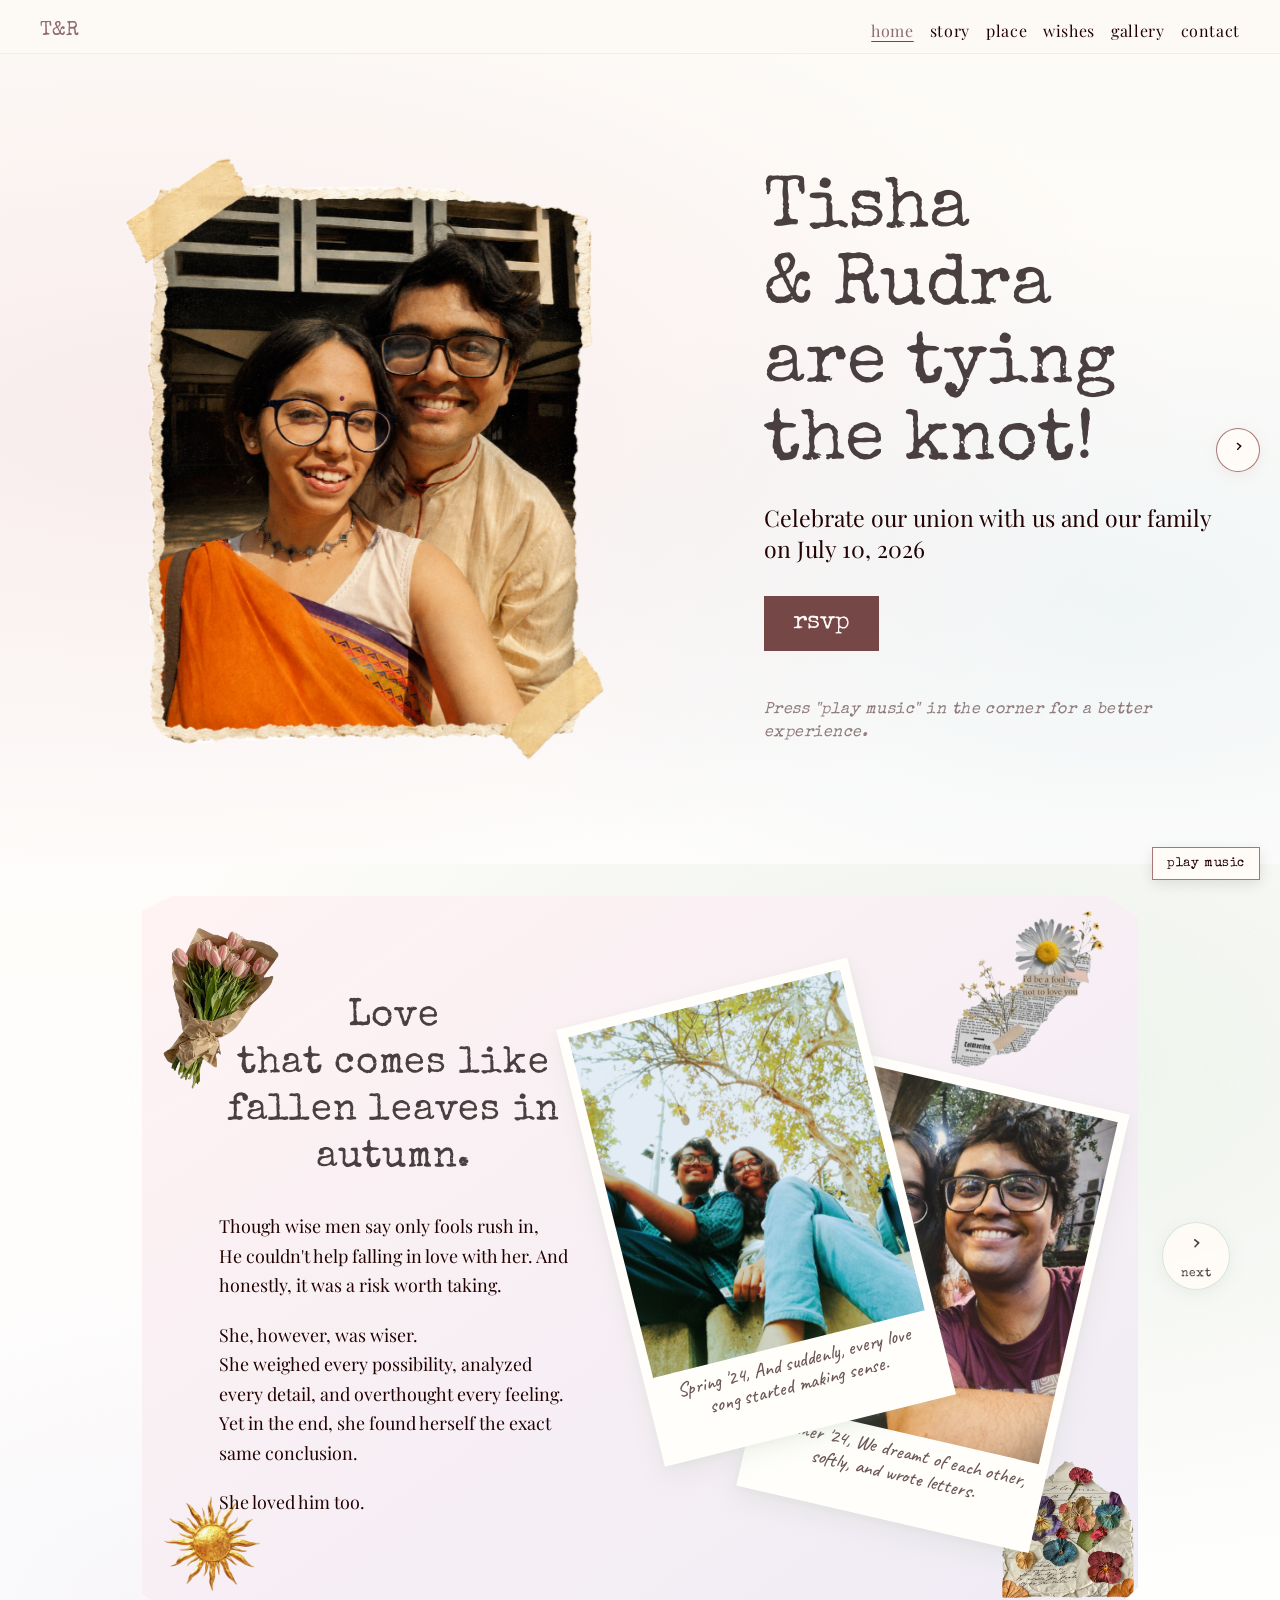
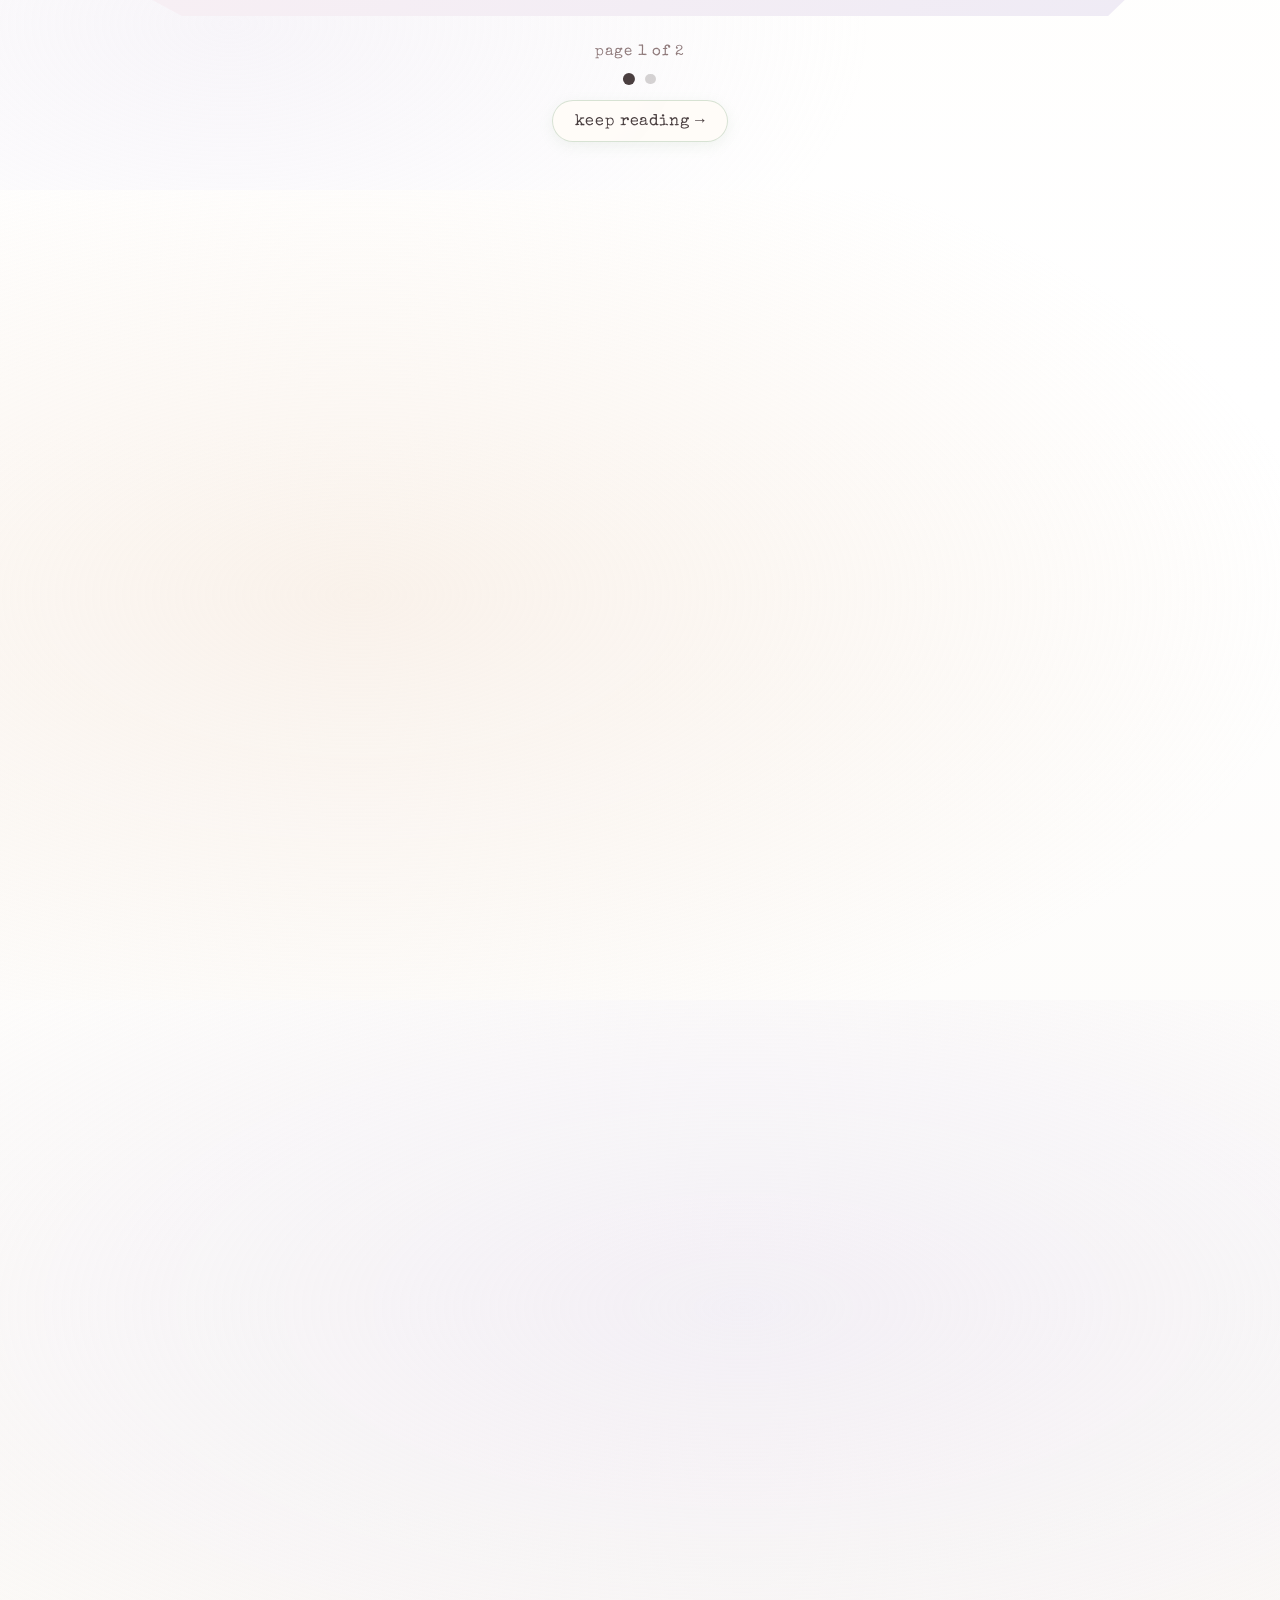
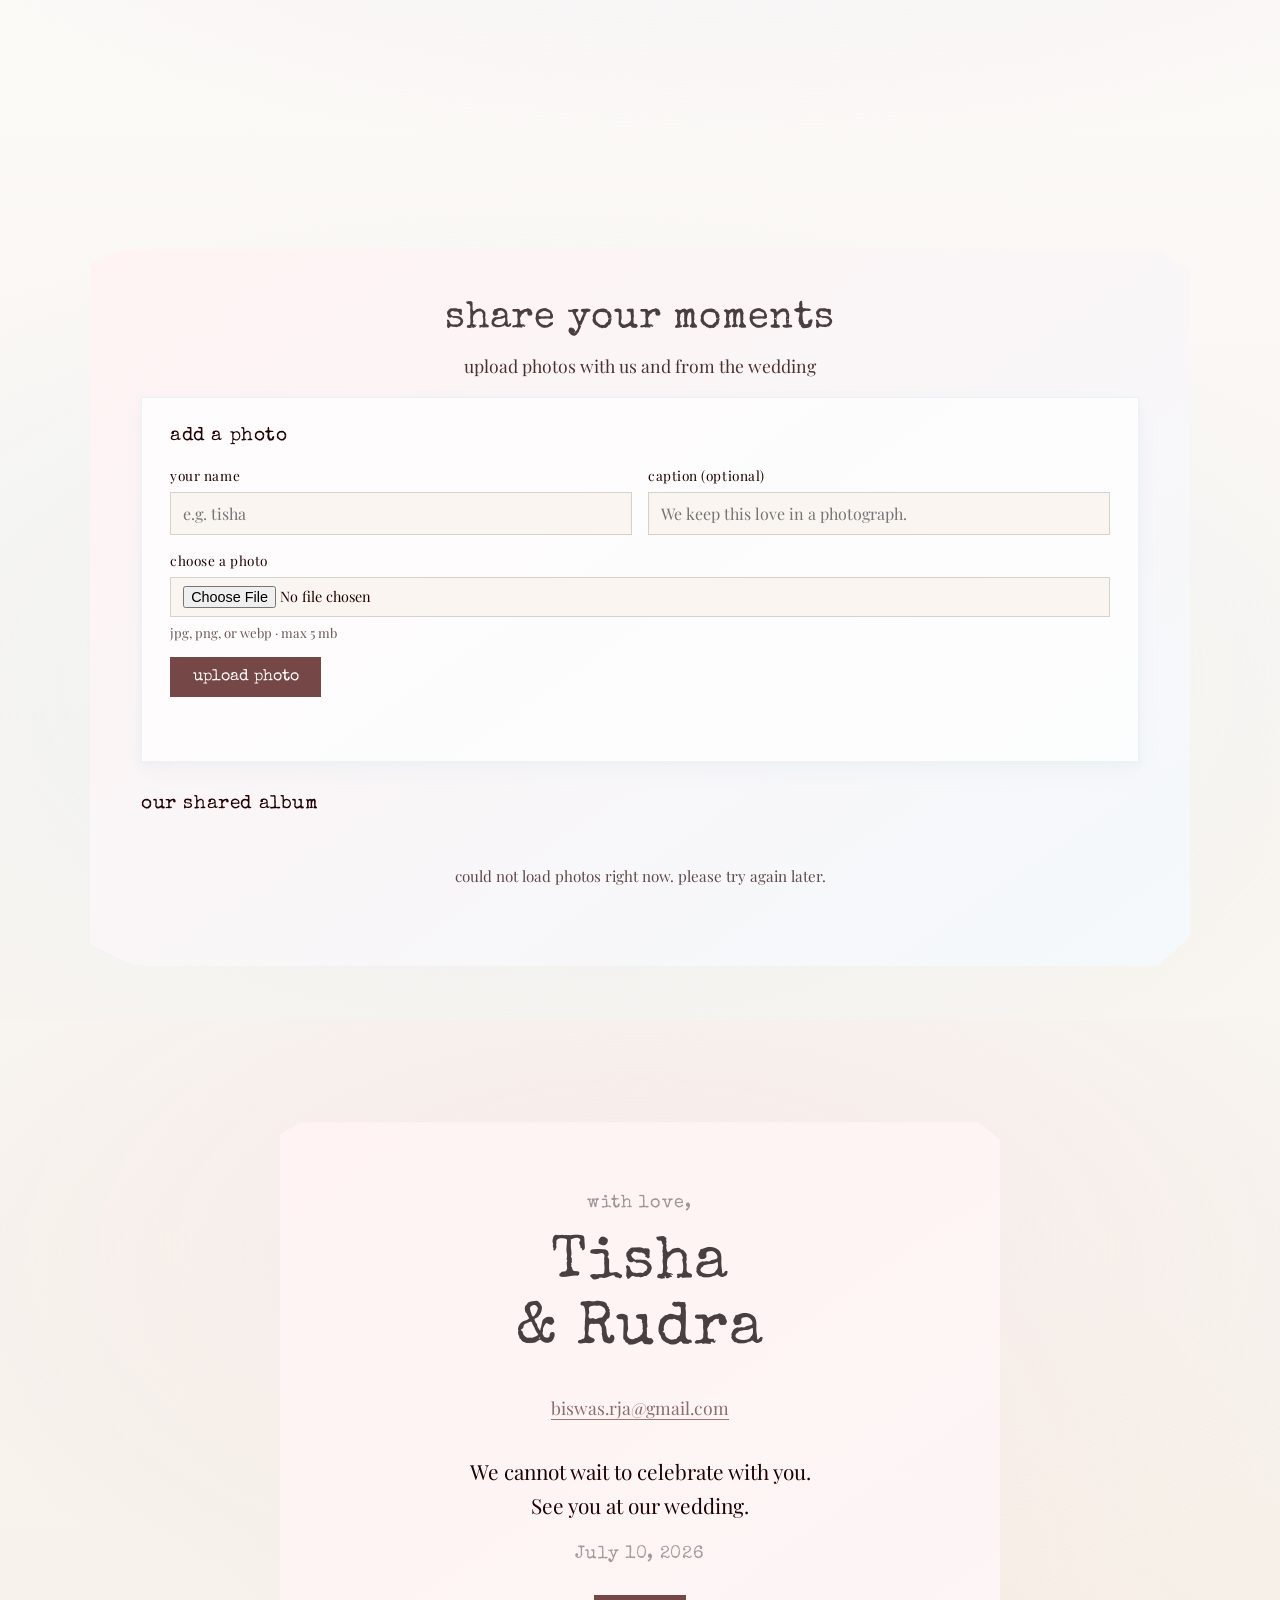
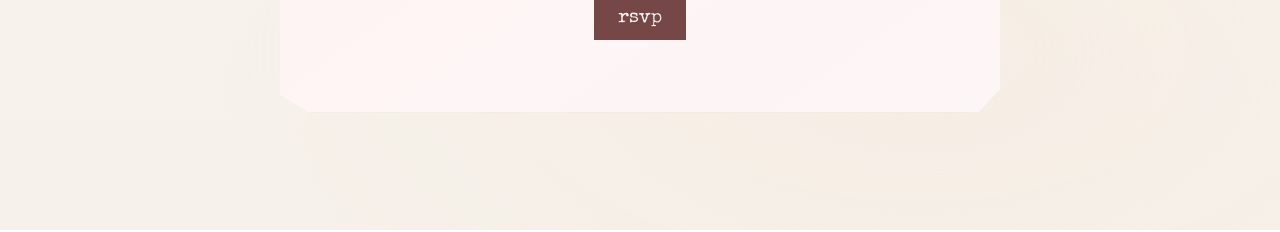
<file: index.html>
<!DOCTYPE html>
<html lang="en">
  <head>
    <meta charset="UTF-8" />
    <meta name="viewport" content="width=device-width, initial-scale=1.0, viewport-fit=cover" />
    <title>Tisha & Rudra Wedding</title>
    <link rel="preconnect" href="https://fonts.googleapis.com" />
    <link rel="preconnect" href="https://fonts.gstatic.com" crossorigin />
    <link
      href="https://fonts.googleapis.com/css2?family=Caveat:wght@400;500&family=Playfair+Display:wght@400;500&family=Special+Elite&display=swap"
      rel="stylesheet"
    />
    <link rel="stylesheet" href="styles.css" />
  </head>
  <body>
    <header class="hero-nav">
      <a class="brand" href="#home">T&R</a>
      <button class="nav-toggle" type="button" aria-label="Toggle menu" aria-expanded="false">
        <span class="nav-toggle-icon" aria-hidden="true"></span>
      </button>
      <nav class="main-nav">
        <a href="#home" data-section="home">home</a>
        <a href="#story" data-section="story">story</a>
        <a href="#place" data-section="place">place</a>
        <a href="#wishes" data-section="wishes">wishes</a>
        <a href="#gallery" data-section="gallery">gallery</a>
        <a href="#contact" data-section="contact">contact</a>
      </nav>
    </header>

    <section id="home" class="site-section welcome">
      <div class="welcome-inner">
        <div class="photo-card" aria-label="Couple Photo">
          <img class="left-photo" src="assets/home.PNG" alt="Bride and groom smiling together." />
        </div>

        <div class="intro">
          <h1>Tisha <br />&amp; Rudra<br />are tying the knot!</h1>
          <p>
            Celebrate our union with us and our family on July 10, 2026<br />
            
          </p>
          <button type="button" id="rsvp-open" data-rsvp-open>rsvp</button>
          <p class="intro-music-hint">Press "play music" in the corner for a better experience.</p>
        </div>
      </div>
    </section>

    <section id="story" class="site-section story">
      <div class="story-shell">
        <button
          type="button"
          class="story-arrow story-arrow--prev"
          id="story-prev"
          aria-label="Previous story page"
          disabled
        >
          <span class="story-arrow-icon" aria-hidden="true">‹</span>
          <span class="story-arrow-label">back</span>
        </button>

        <div class="story-pages">
        <div class="story-page is-active" data-story-page="0">
          <div class="story-panel">
            <div class="story-inner">
              <div class="story-text">
                <h1>Love <br> that comes like fallen leaves in autumn.</h1>
                <p>
                  Though wise men say only fools rush in, <br>He couldn't help falling in love with her. 
                  And honestly, it was a risk worth taking.
                </p>
                <p>
                  She, however, was wiser. 
                  <br>She weighed every possibility, analyzed every detail, 
                  and overthought every feeling. 
                  <br>Yet in the end, she found herself the exact same conclusion.
                </p>
                <p>She loved him too.</p>
              </div>

              <div class="story-photos">
                <figure class="story-photo-card story-photo-card--one">
                  <img src="assets/story12.JPG" alt="A favorite moment together." />
                  <figcaption class="story-photo-caption">Spring '24, And suddenly, every love song started making sense.</figcaption>
                </figure>
                <figure class="story-photo-card story-photo-card--two">
                  <img src="assets/story2.jpg" alt="Another memory we love." />
                  <figcaption class="story-photo-caption">Summer '24, We dreamt of each other, softly, and wrote letters.</figcaption>
                </figure>
              </div>
            </div>

            <div class="journal-assets" aria-hidden="true">
              <div class="journal-slot journal-slot--1">
                <img src="assets/asset11.png" alt="" />
              </div>
              <div class="journal-slot journal-slot--2">
                <img src="assets/asset12.png" alt="" />
              </div>
              <div class="journal-slot journal-slot--3">
                <img src="assets/asset13.png" alt="" />
              </div>
              <div class="journal-slot journal-slot--4">
                <img src="assets/asset24.png" alt="" />
              </div>
            </div>
          </div>
        </div>

        <div class="story-page" data-story-page="1" aria-hidden="true">
          <div class="story-panel">
            <div class="story-inner story-inner--flipped">
              <div class="story-photos">
                <figure class="story-photo-card story-photo-card--one">
                  <img src="assets/story3.jpg" alt="Laughing together on an adventure." />
                  <figcaption class="story-photo-caption">Winter '24, The butterflies stayed, but they learned how to feel like home.</figcaption>
                </figure>
                <figure class="story-photo-card story-photo-card--two">
                  <img src="assets/story4.jpg" alt="A quiet moment we treasure." />
                  <figcaption class="story-photo-caption">Fall '25, The distance between us felt like an ocean, but we swam together.</figcaption>
                </figure>
              </div>

              <div class="story-text">
                <h1>Distance tested us. love answered.</h1>
                <p>
                  Then came a year and a half of dates, memories, inside jokes, and collecting reasons to stay.
                </p>
                <p>
                  And when life decided to put oceans and time zones between us,
                  <br> We learned.
                  <br>That love isn't measured by the miles traveled together.
                  <br>But by the commitment to keep choosing each other,
                  <br>Through late-night calls, countdowns to reunions,
                  <br>And far too many sad songs.
                </p>
                <p>Turns out, distance can stretch a map, But it can't stretch two hearts apart.</p>
              </div>
            </div>

            <div class="journal-assets" aria-hidden="true">
              <div class="journal-slot journal-slot--1">
                <img src="assets/asset21.png" alt="" />
              </div>
              <div class="journal-slot journal-slot--2">
                <img src="assets/asset22.png" alt="" />
              </div>
              <div class="journal-slot journal-slot--3">
                <img src="assets/asset14.png" alt="" />
              </div>
              <div class="journal-slot journal-slot--4">
                <img src="assets/asset23.png" alt="" />
              </div>
            </div>
          </div>
        </div>
        </div>

        <button type="button" class="story-arrow story-arrow--next" id="story-next" aria-label="Next story page">
          <span class="story-arrow-icon" aria-hidden="true">›</span>
          <span class="story-arrow-label">next</span>
        </button>
      </div>

      <nav class="story-pagination" aria-label="Story pages">
        <p class="story-page-status" aria-live="polite">
          page <span id="story-current-page">1</span> of 2
        </p>

        <div class="story-pagination-dots">
          <button type="button" class="story-pagination-btn is-active" data-story-target="0" aria-current="true">
            <span class="visually-hidden">Story page 1</span>
          </button>
          <button type="button" class="story-pagination-btn" data-story-target="1" aria-current="false">
            <span class="visually-hidden">Story page 2</span>
          </button>
        </div>

        <button type="button" class="story-cta" id="story-cta-next">keep reading →</button>
      </nav>
    </section>

    <section id="place" class="site-section place">
      <div class="place-panel">
        <div class="place-inner">
          <div class="place-photos">
            <figure class="place-photo-card place-photo-card--one">
              <img src="assets/place1.jpg" alt="The wedding venue." />
            </figure>
            <figure class="place-photo-card place-photo-card--two">
              <img src="assets/place2.jpg" alt="A glimpse of the celebration space." />
            </figure>
          </div>

          <div class="place-details">
            <h1>When &amp; Where</h1>

            <div class="place-info">
              <p class="place-date">July 10, 2026</p>
              <p class="place-time">1:00 pm</p>
              <p class="place-venue">Venue name</p>
              <p class="place-address">
                Hotel Western Inn International<br />
                51, Lower Jashore Road, <br>
                Khulna, Bangladesh.
              </p>

            </div>
          </div>
        </div>

        <div class="journal-assets" aria-hidden="true">
          <div class="journal-slot journal-slot--1">
            <img src="assets/asset31.png" alt="" />
          </div>
          <div class="journal-slot journal-slot--2">
            <img src="assets/asset33.png" alt="" />
          </div>
          <div class="journal-slot journal-slot--3">
            <img src="assets/asset32.png" alt="" />
          </div>
          <div class="journal-slot journal-slot--4">
            <img src="assets/asset34.png" alt="" />
          </div>
        </div>
      </div>
    </section>

    <section id="wishes" class="site-section wishes">
      <div class="wishes-panel">
        <h1 class="wishes-title">leave a wish</h1>
        <h2 class="wishes-subtitle">share your love, a sweet memory, or a song......</h2>

        <p class="wishes-notice" id="wishes-notice" hidden></p>

        <div class="wishes-inner">
          <div class="wishes-write">
            <h2>write yours</h2>
            <form id="wish-form" class="wish-form">
              <label class="wish-label" for="wish-name">your name</label>
              <input
                id="wish-name"
                name="name"
                type="text"
                maxlength="80"
                placeholder="e.g. tisha &amp; rudra"
                required
                autocomplete="name"
              />

              <label class="wish-label" for="wish-message">your wish</label>
              <textarea
                id="wish-message"
                name="message"
                rows="6"
                maxlength="500"
                placeholder="share your love, advice, or a sweet memory..."
                required
              ></textarea>

              <button type="submit" id="wish-submit">send wish</button>
              <p class="wish-form-status" id="wish-form-status" role="status" aria-live="polite"></p>
            </form>
          </div>

          <div class="wishes-display">
            <h2>from our guests</h2>
            <div class="wishes-list" id="wishes-list">
              <p class="wishes-empty">loading wishes...</p>
            </div>
          </div>
        </div>

        <div class="journal-assets" aria-hidden="true">
          <div class="journal-slot journal-slot--bottom-center">
            <img src="assets/asset4.png" alt="" />
          </div>
        </div>
      </div>
    </section>

    <section id="gallery" class="site-section gallery">
      <div class="gallery-panel">
        <h1 class="gallery-title">share your moments</h1>
        <p class="gallery-subtitle">upload photos with us and from the wedding</p>

        <p class="gallery-notice" id="gallery-notice" hidden></p>

        <div class="gallery-upload">
          <h2>add a photo</h2>
          <form id="gallery-form" class="gallery-form">
            <div class="gallery-form-row">
              <div class="gallery-form-field">
                <label class="gallery-label" for="gallery-name">your name</label>
                <input
                  id="gallery-name"
                  name="name"
                  type="text"
                  maxlength="80"
                  placeholder="e.g. tisha"
                  required
                  autocomplete="name"
                />
              </div>

              <div class="gallery-form-field">
                <label class="gallery-label" for="gallery-caption">caption (optional)</label>
                <input
                  id="gallery-caption"
                  name="caption"
                  type="text"
                  maxlength="120"
                  placeholder="We keep this love in a photograph."
                />
              </div>
            </div>

            <div class="gallery-form-field">
              <label class="gallery-label" for="gallery-photo">choose a photo</label>
              <input
                id="gallery-photo"
                name="photo"
                type="file"
                accept="image/jpeg,image/png,image/webp,image/heic,image/heif"
                required
              />
              <p class="gallery-hint">jpg, png, or webp · max 5 mb</p>
            </div>

            <button type="submit" id="gallery-submit">upload photo</button>
            <p class="gallery-form-status" id="gallery-form-status" role="status" aria-live="polite"></p>
          </form>
        </div>

        <div class="gallery-display">
          <h2>our shared album</h2>
          <div class="gallery-grid" id="gallery-grid">
            <p class="gallery-empty">loading photos...</p>
          </div>
        </div>
      </div>
    </section>

    <section id="contact" class="site-section contact">
      <div class="contact-panel">
        <p class="contact-eyebrow">with love,</p>

        <h1 class="contact-names">Tisha<br />&amp; Rudra</h1>

        <div class="contact-details">
          <p>
            <a href="mailto:biswas.rja@gmail.com">biswas.rja@gmail.com</a>
          </p>
        </div>

        <p class="contact-closing">
          We cannot wait to celebrate with you.<br />
          See you at our wedding.
        </p>

        <p class="contact-date">July 10, 2026</p>

        <button type="button" class="contact-rsvp-btn" id="rsvp-open-contact" data-rsvp-open>rsvp</button>
      </div>
    </section>

    <div class="rsvp-overlay" id="rsvp-overlay" aria-hidden="true">
      <div class="rsvp-modal" role="dialog" aria-labelledby="rsvp-title" aria-modal="true">
        <button type="button" class="rsvp-close" id="rsvp-close" aria-label="Close RSVP form">&times;</button>
        <h2 id="rsvp-title">rsvp</h2>
        <p class="rsvp-subtitle">let us know you're coming</p>

        <form id="rsvp-form" class="rsvp-form">
          <label class="rsvp-label" for="rsvp-name">your name(s)</label>
          <input
            id="rsvp-name"
            name="guest_name"
            type="text"
            maxlength="120"
            placeholder="e.g. Tisha &amp; Rudra"
            required
            autocomplete="name"
          />

          <label class="rsvp-label" for="rsvp-guests">number of guests</label>
          <input
            id="rsvp-guests"
            name="guest_count"
            type="number"
            min="1"
            max="10"
            value="1"
            required
          />

          <label class="rsvp-label rsvp-label--checkbox" for="rsvp-attending">
            <input id="rsvp-attending" name="attending" type="checkbox" checked />
            we will be there
          </label>

          <button type="submit" id="rsvp-submit">send rsvp</button>
          <p class="rsvp-status" id="rsvp-status" role="status" aria-live="polite"></p>
        </form>
      </div>
    </div>

    <script src="music.js"></script>
    <script src="wishes-config.js"></script>
    <script src="wishes.js"></script>
    <script src="gallery.js"></script>
    <script src="rsvp.js"></script>
    <script src="script.js"></script>
  </body>
</html>
</file>
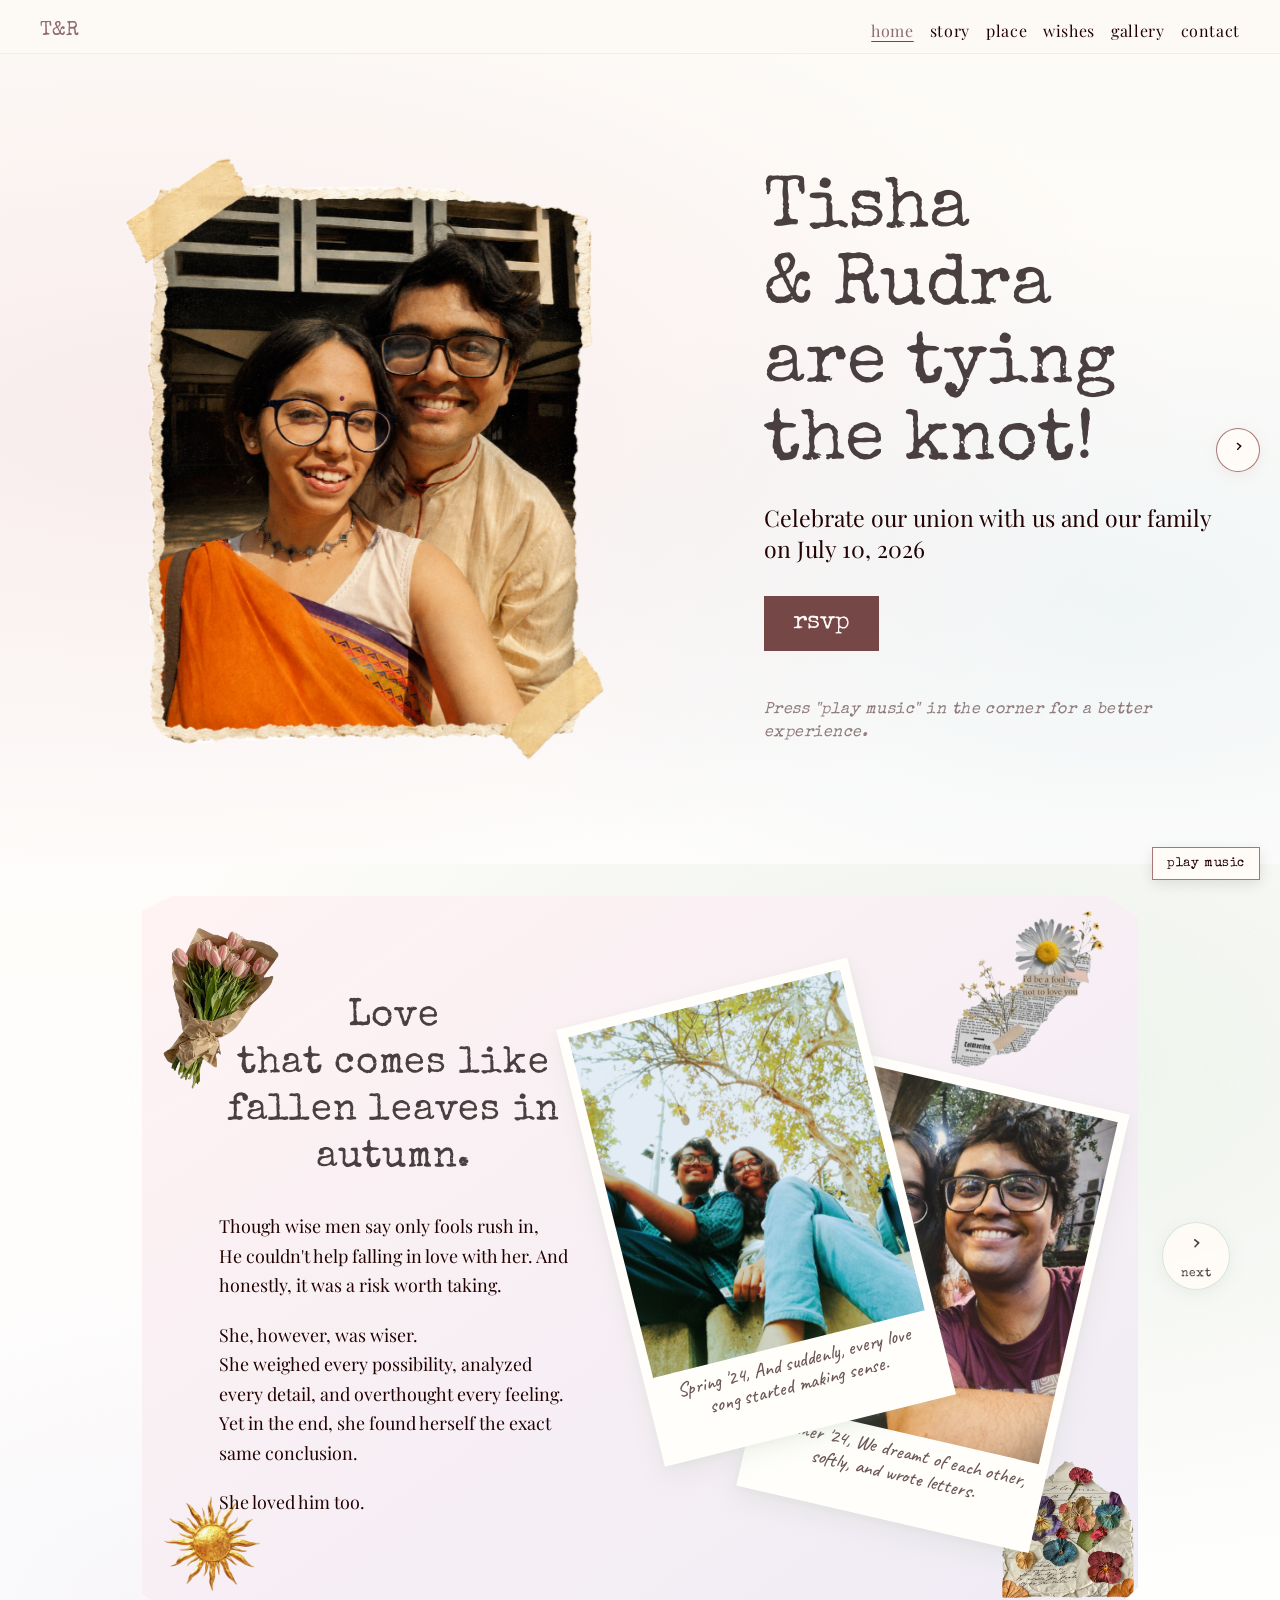
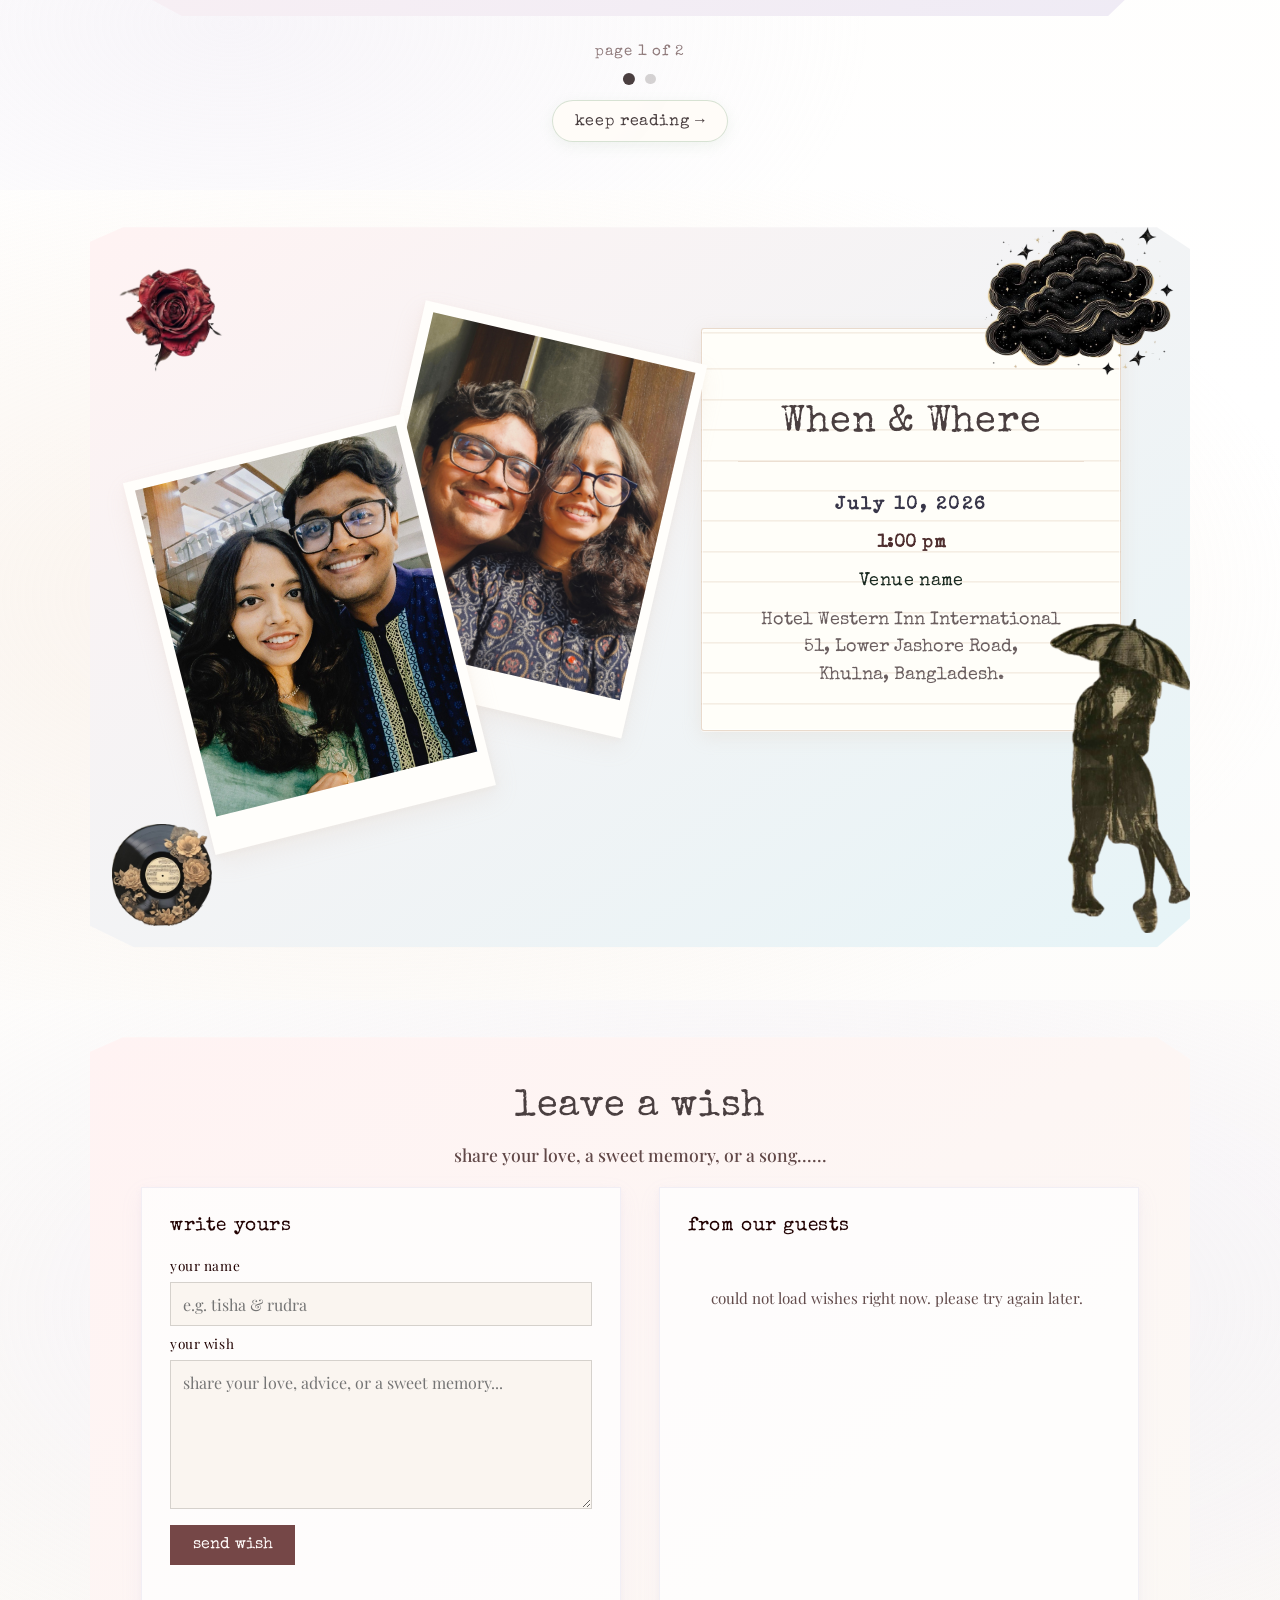
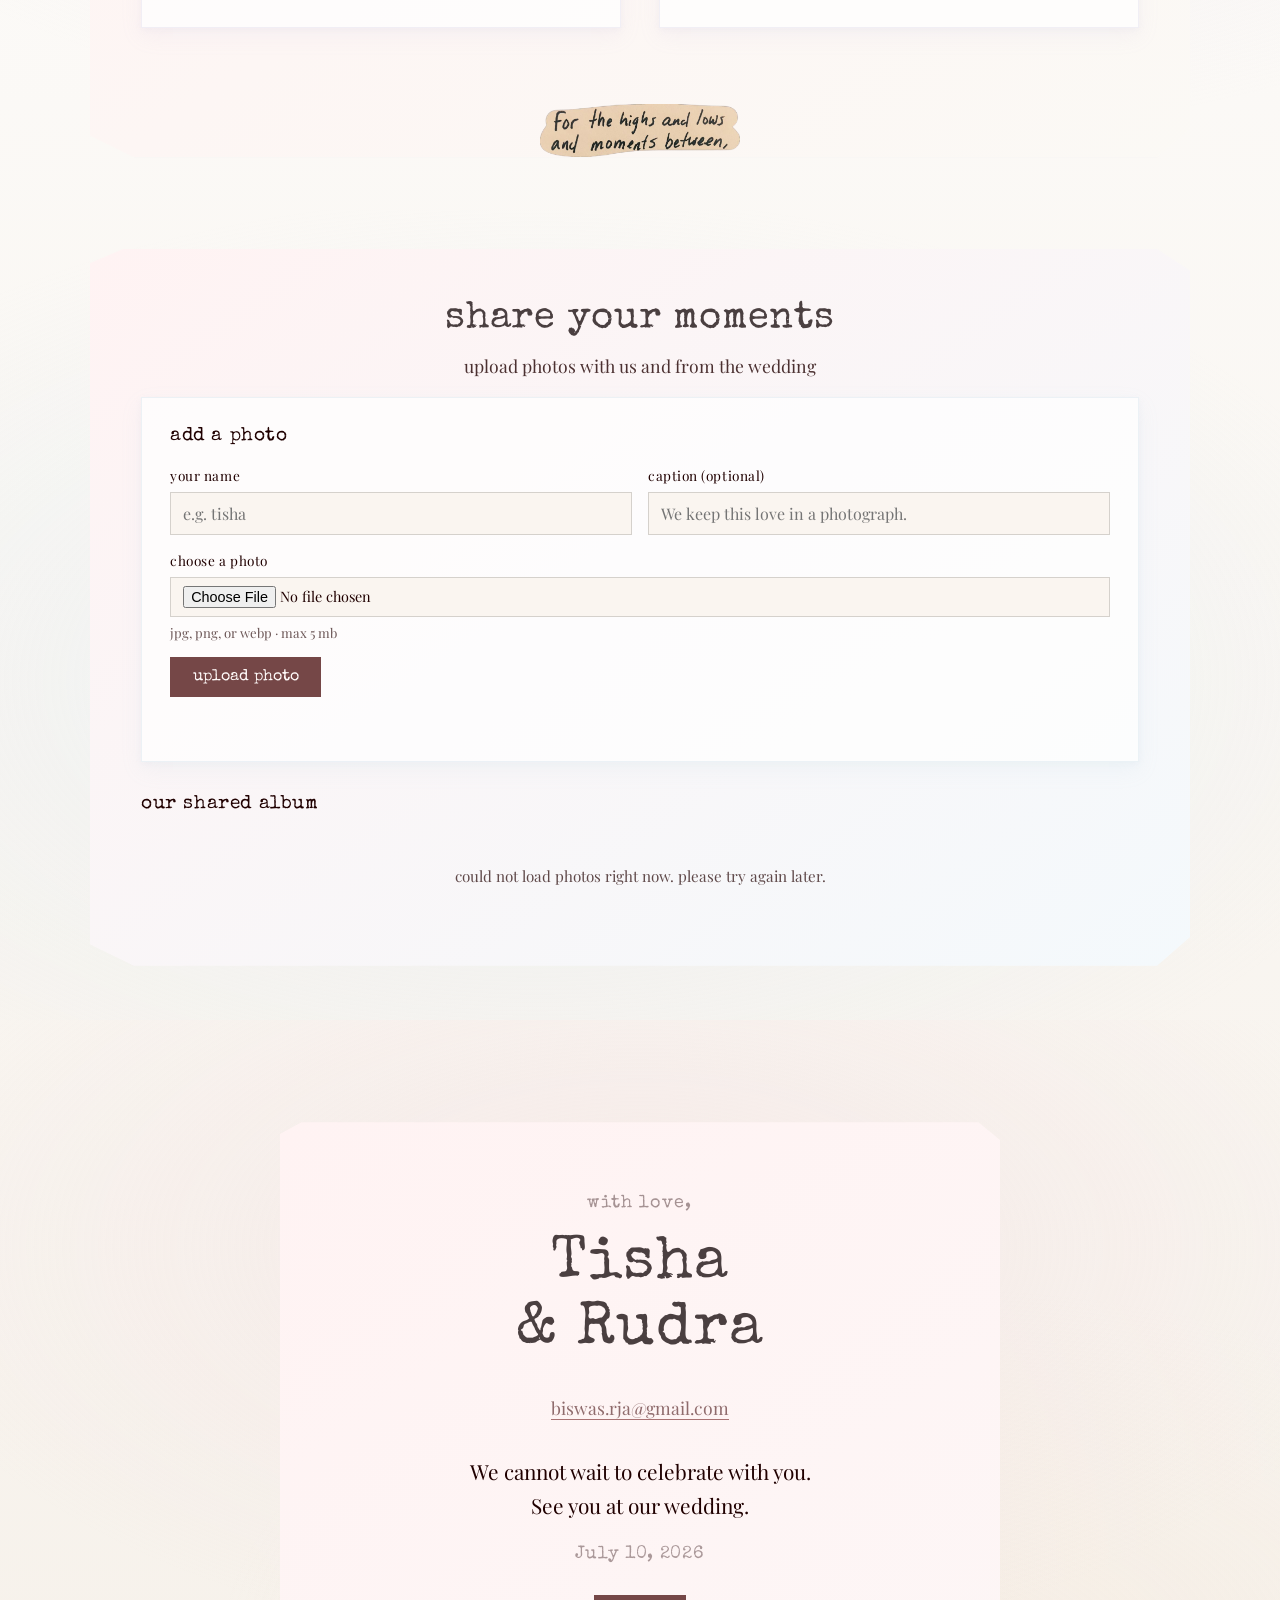
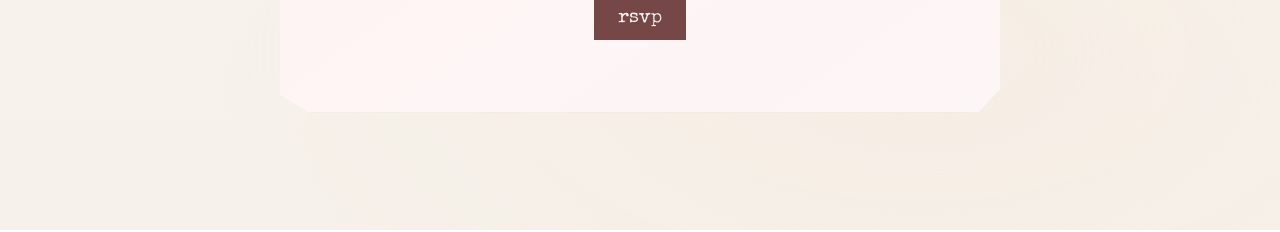
<file: contact.html>
<!DOCTYPE html>
<html lang="en">
  <head>
    <meta charset="UTF-8" />
    <meta http-equiv="refresh" content="0; url=index.html#contact" />
    <title>Redirecting…</title>
    <script>location.replace("index.html#contact");</script>
  </head>
  <body>
    <p><a href="index.html#contact">Continue to contact</a></p>
  </body>
</html>
</file>
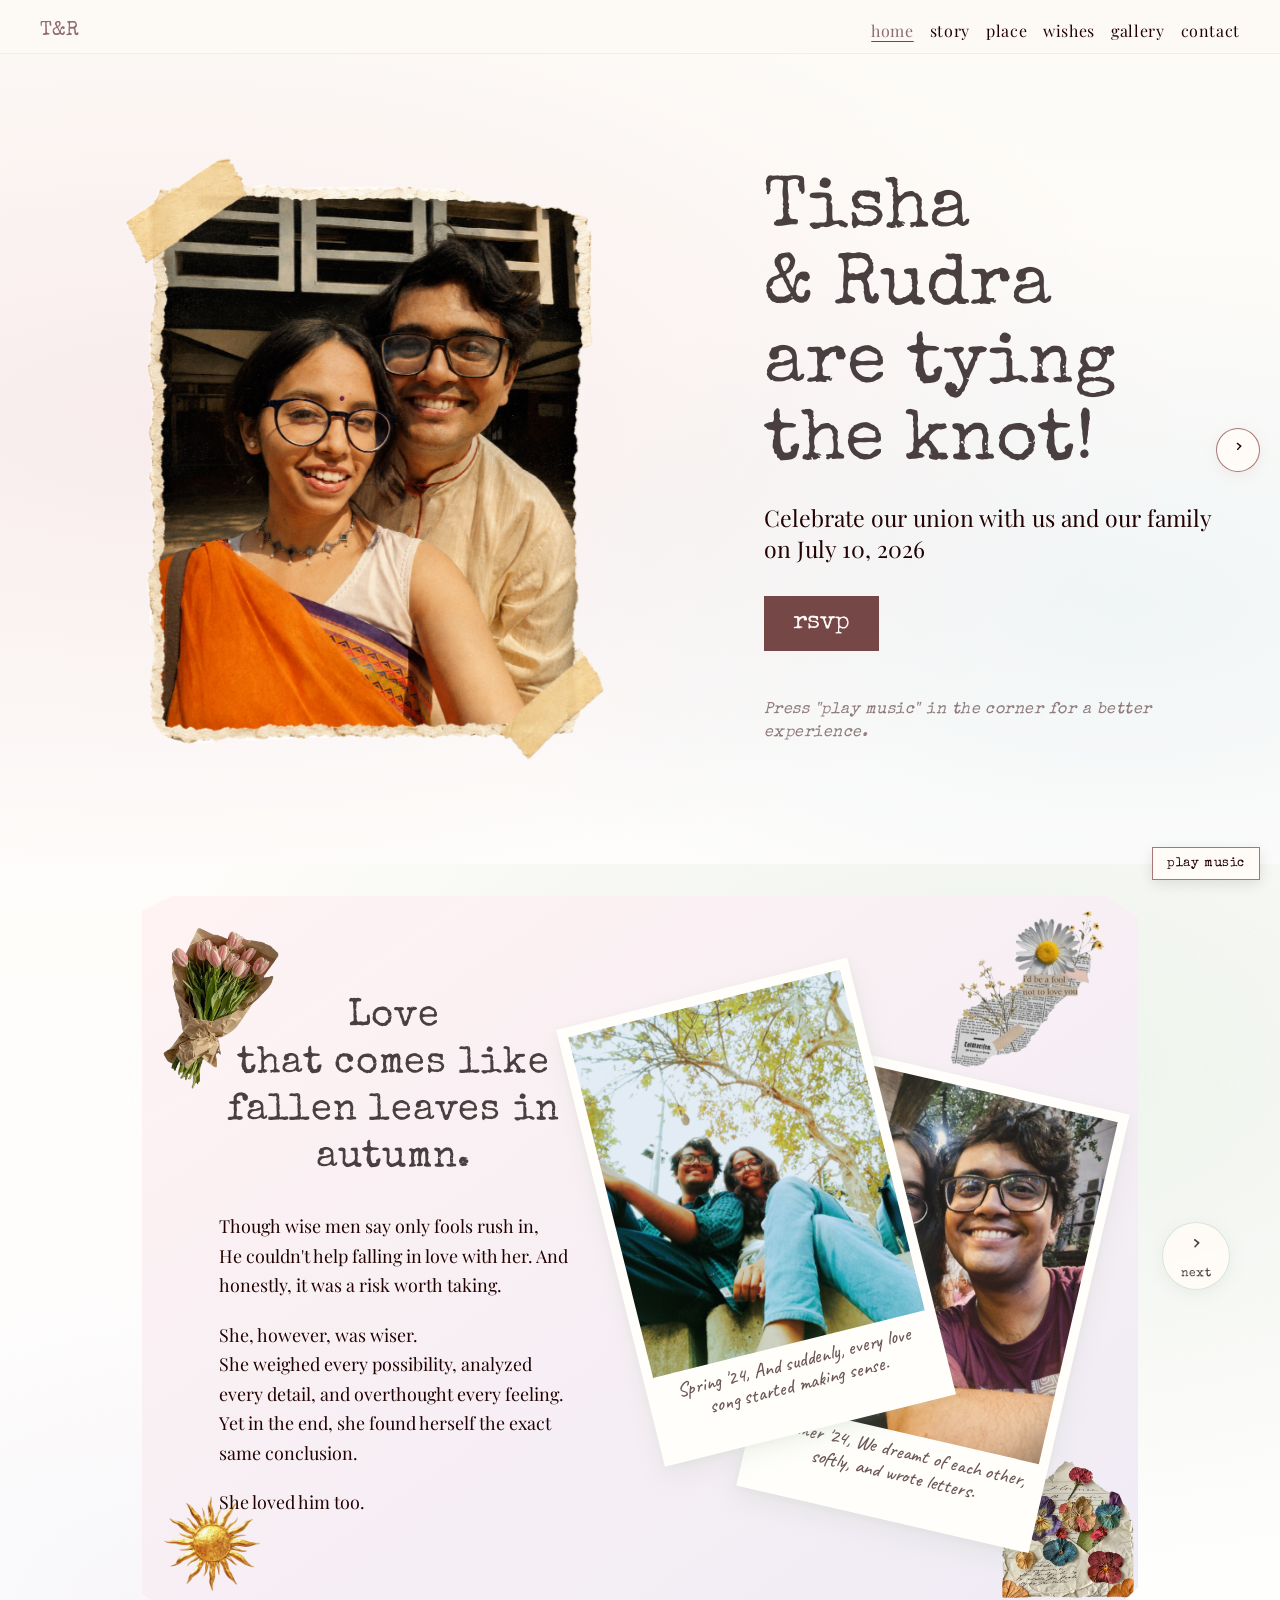
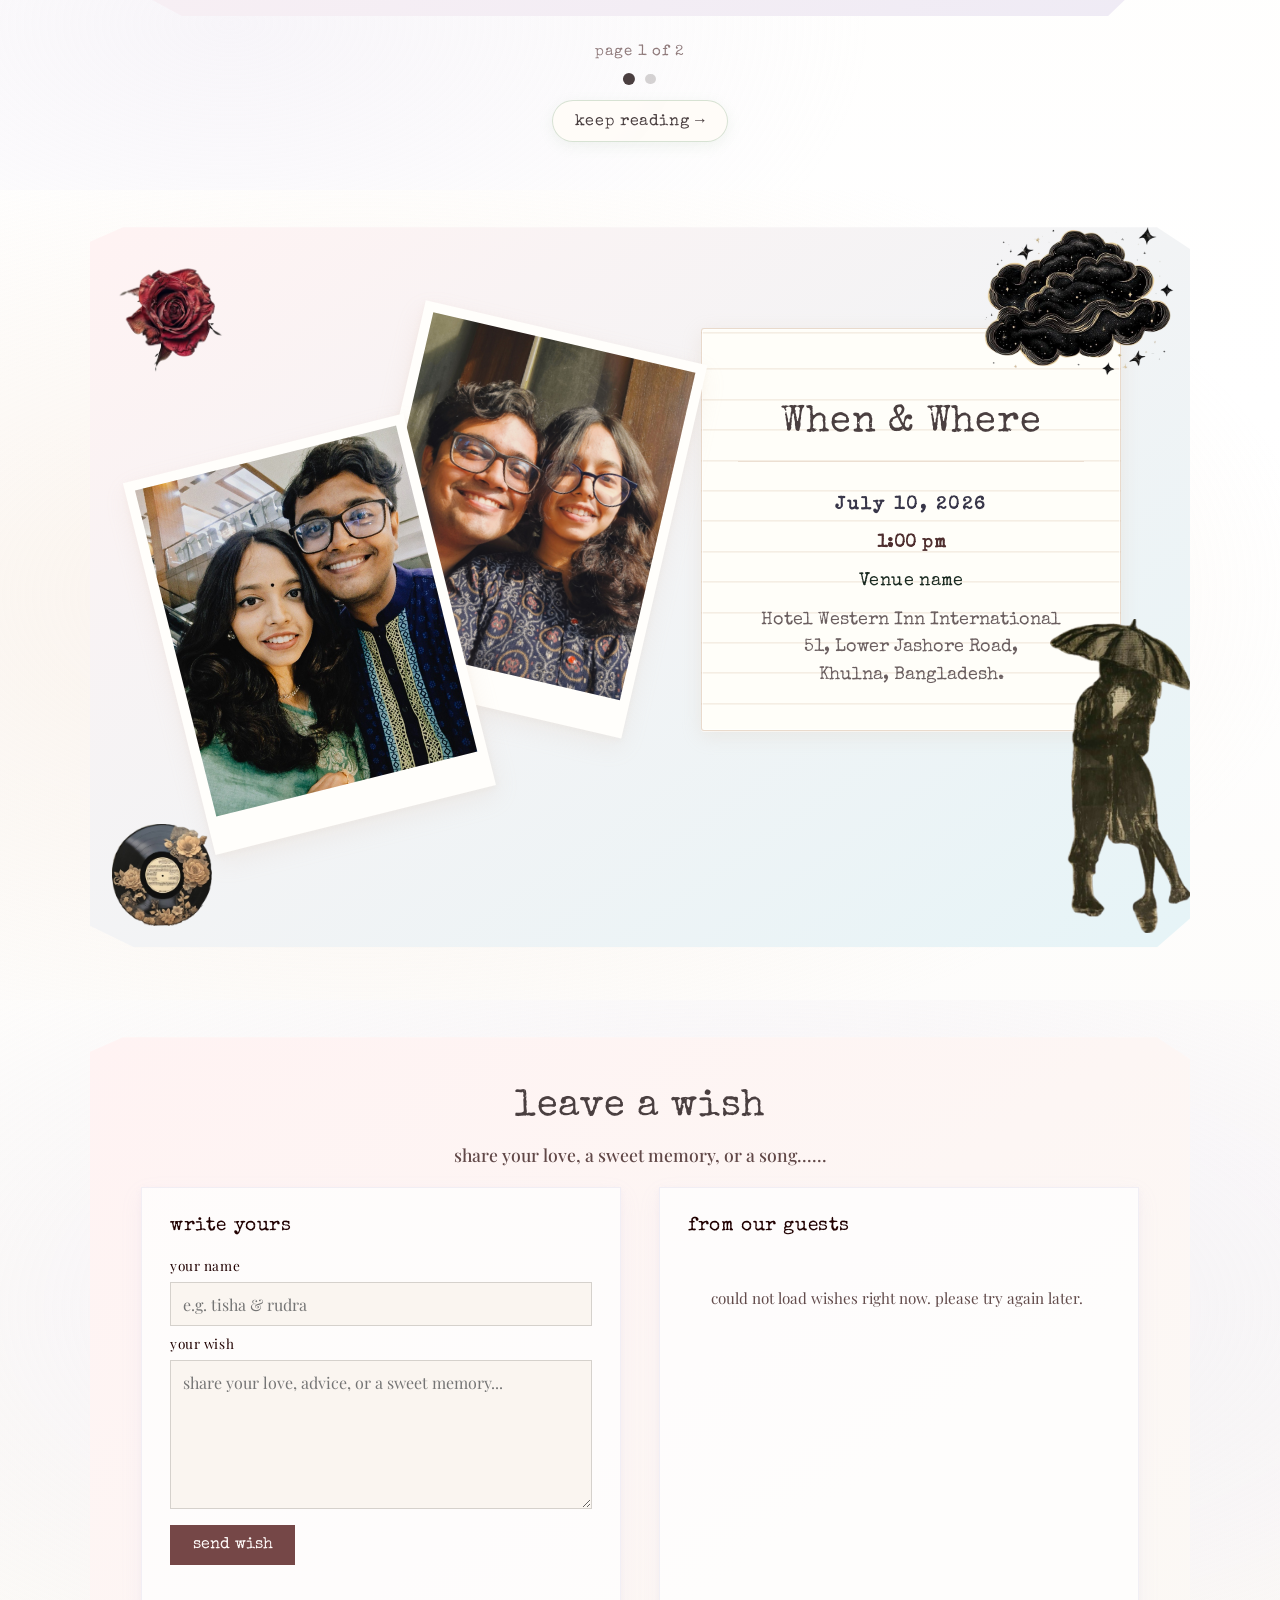
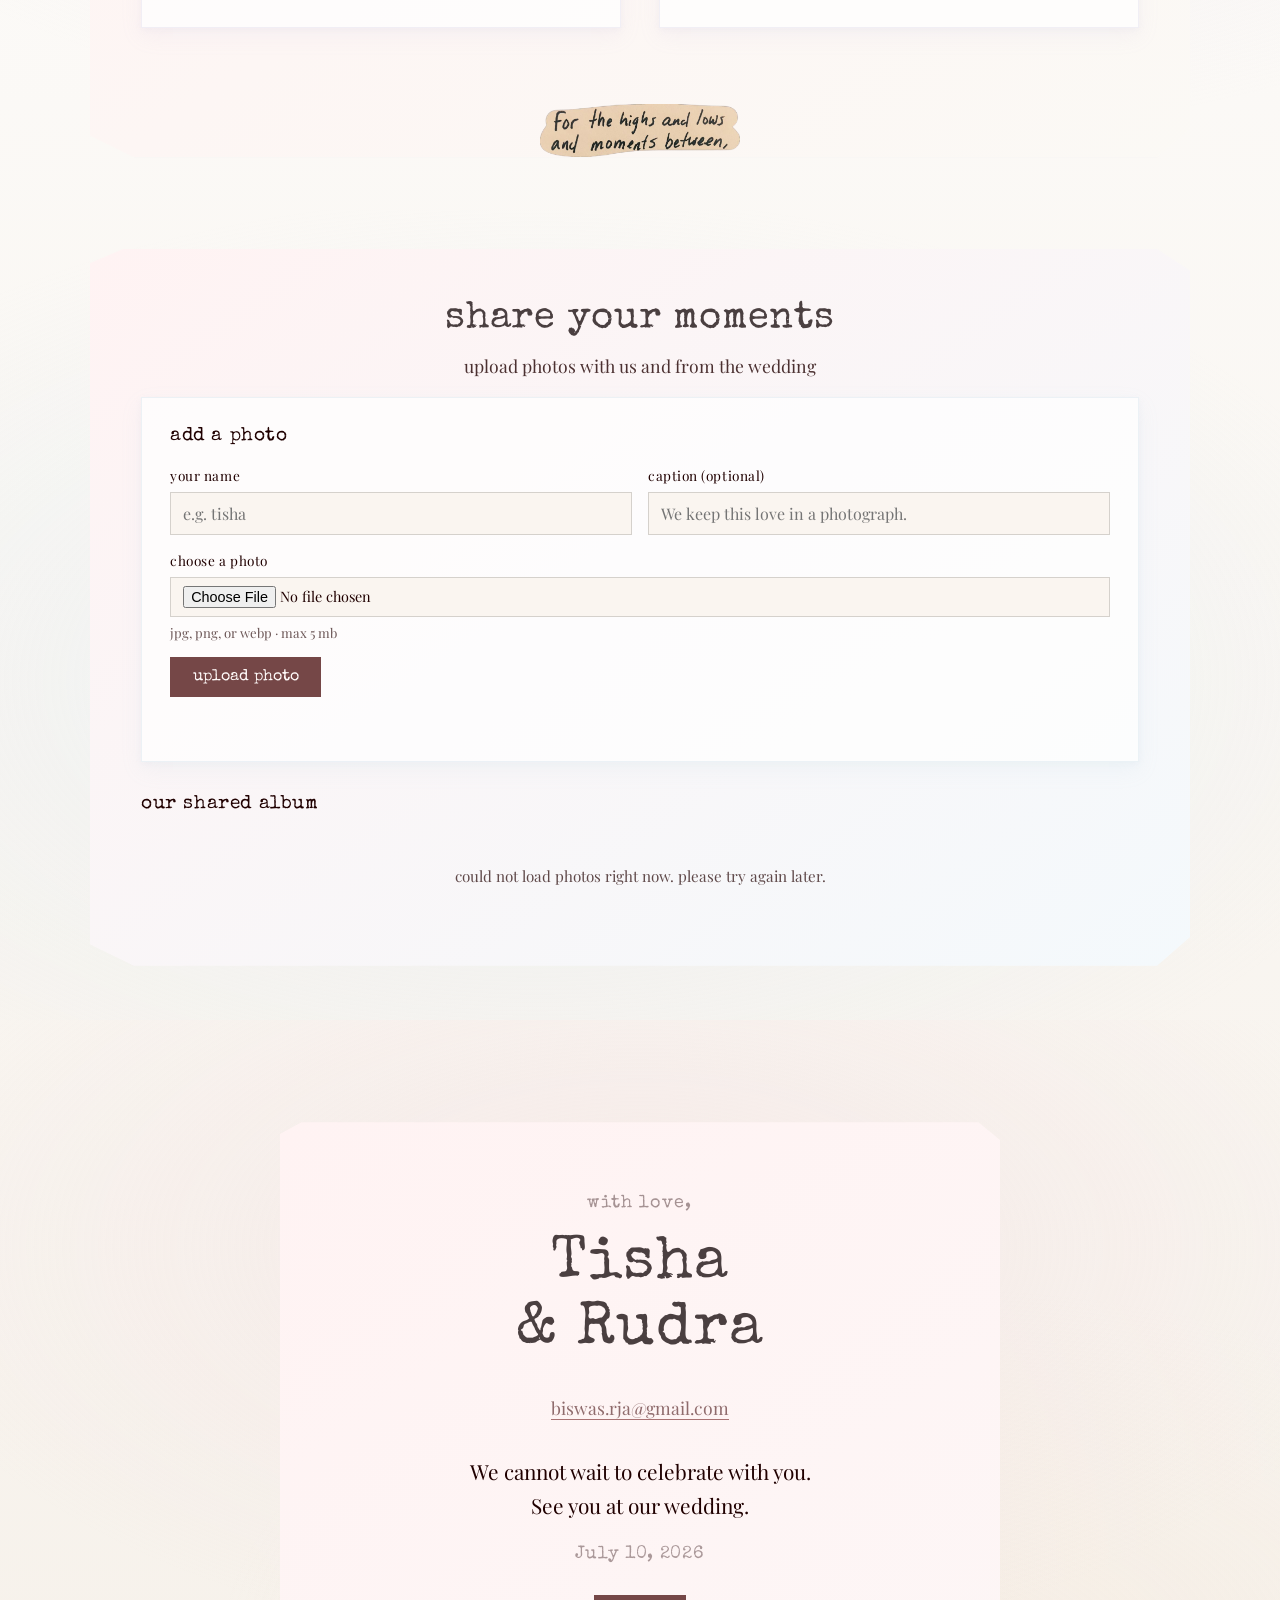
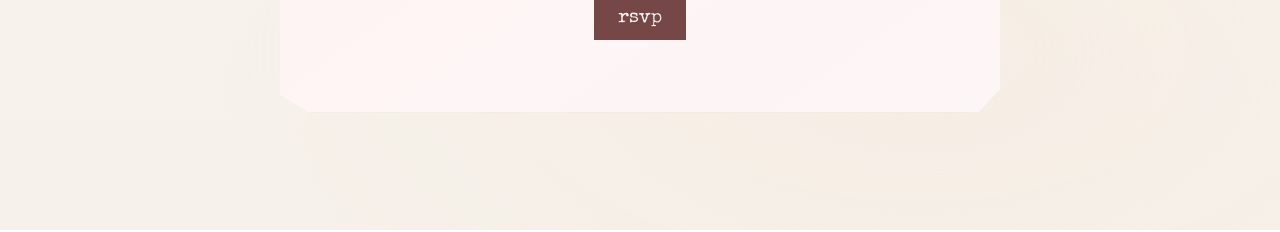
<file: gallery.html>
<!DOCTYPE html>
<html lang="en">
  <head>
    <meta charset="UTF-8" />
    <meta http-equiv="refresh" content="0; url=index.html#gallery" />
    <title>Redirecting…</title>
    <script>location.replace("index.html#gallery");</script>
  </head>
  <body>
    <p><a href="index.html#gallery">Continue to gallery</a></p>
  </body>
</html>
</file>
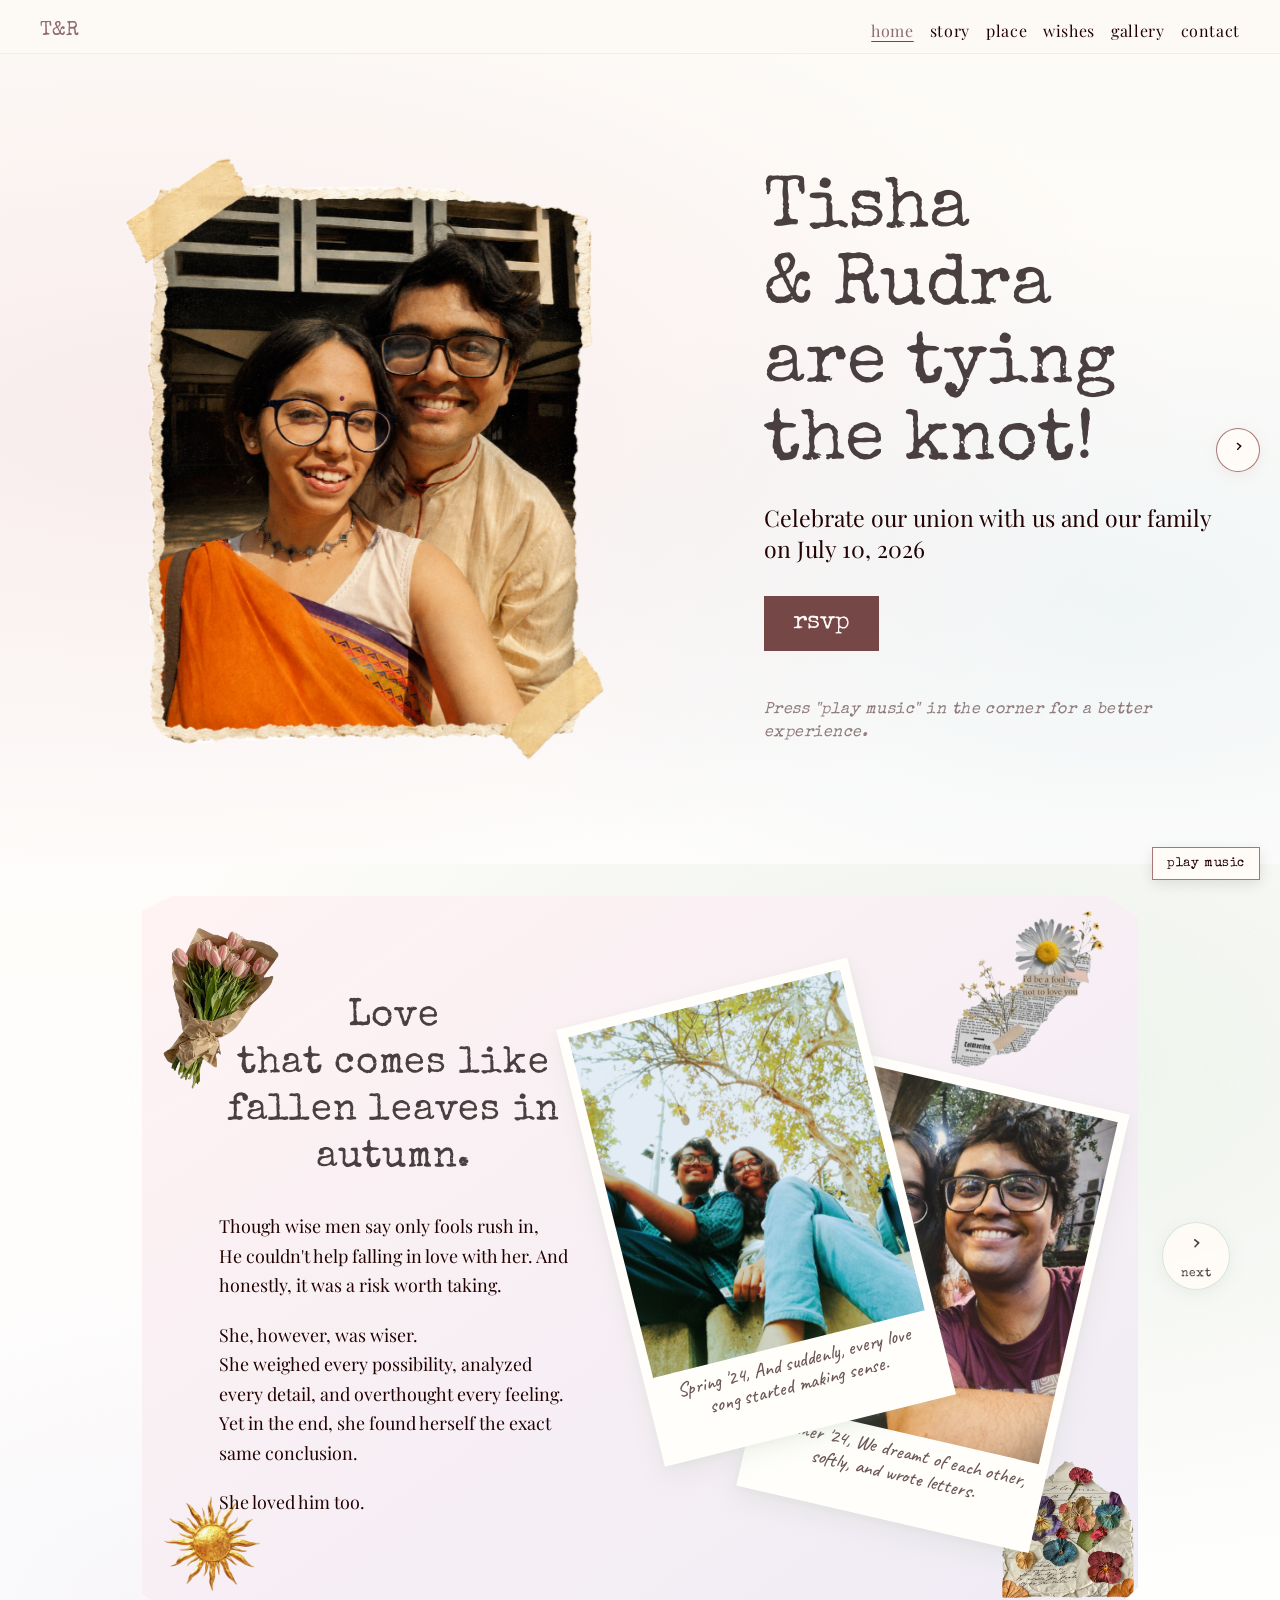
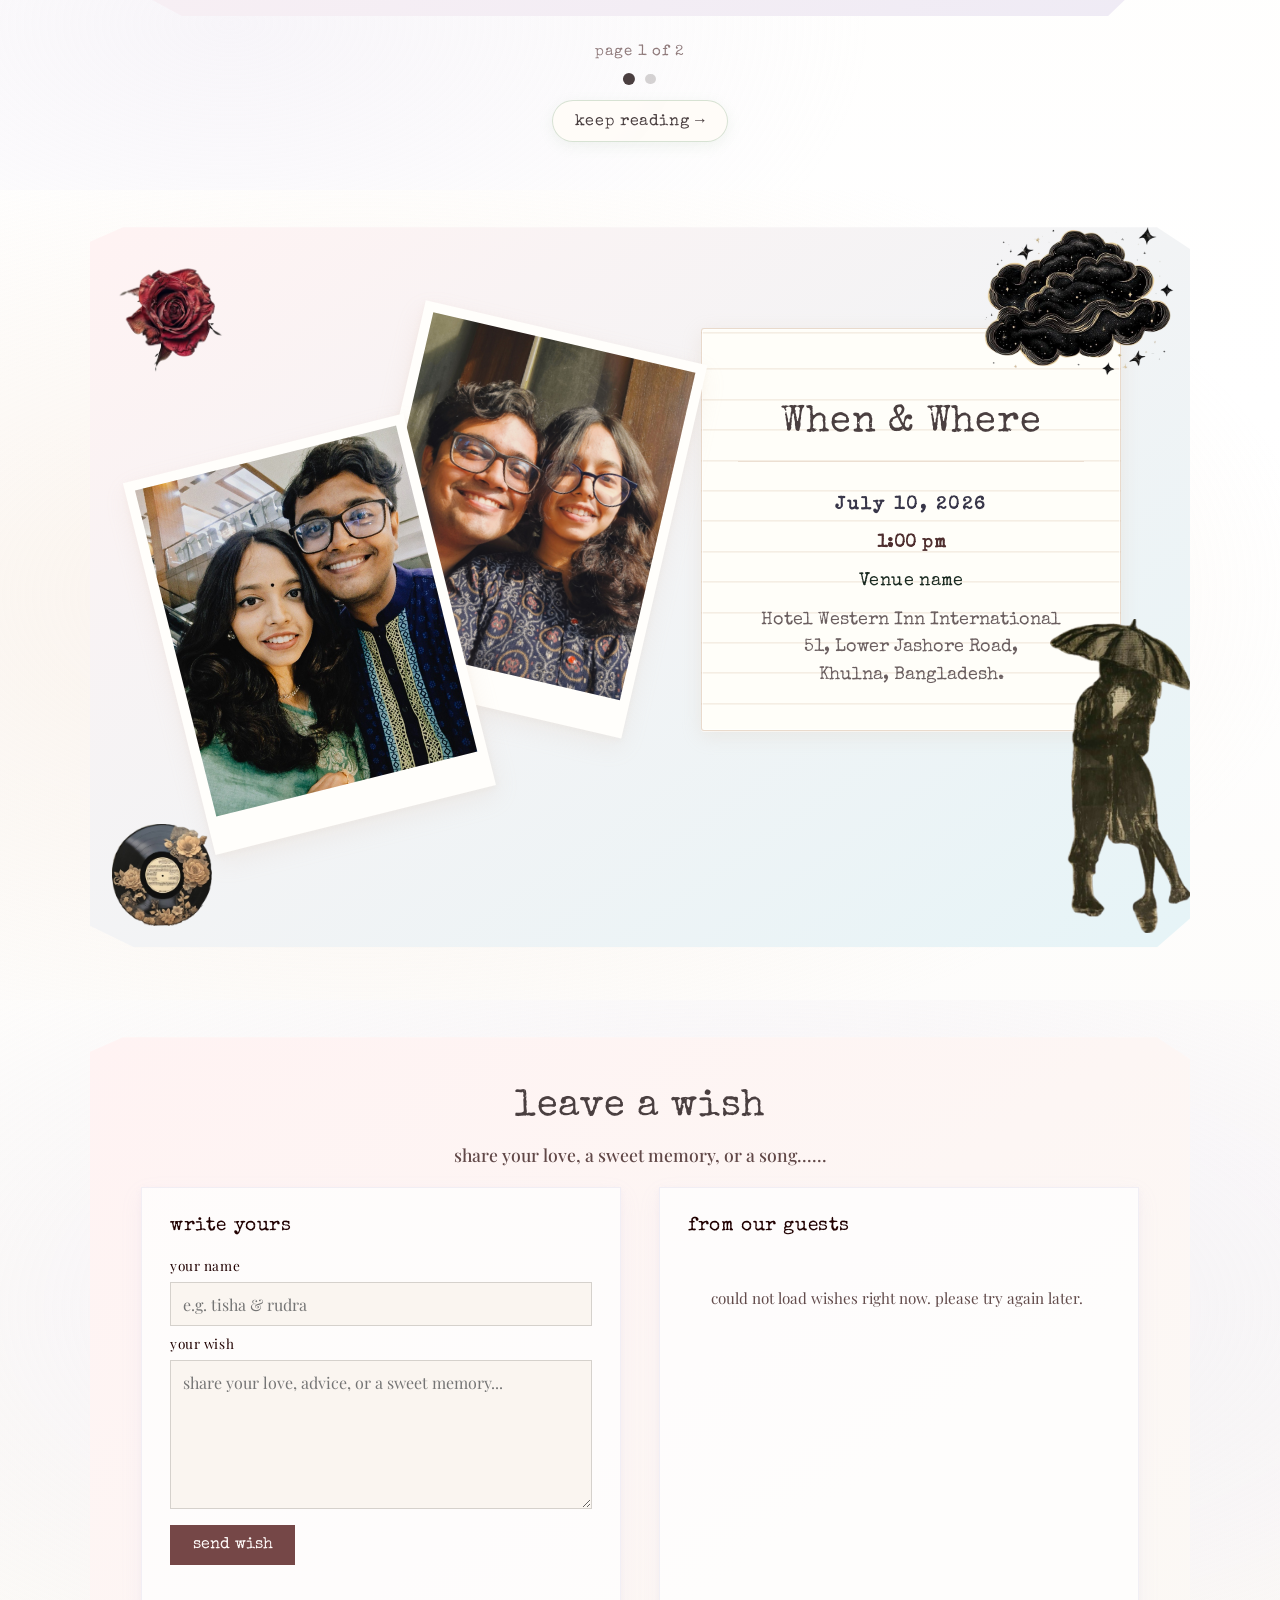
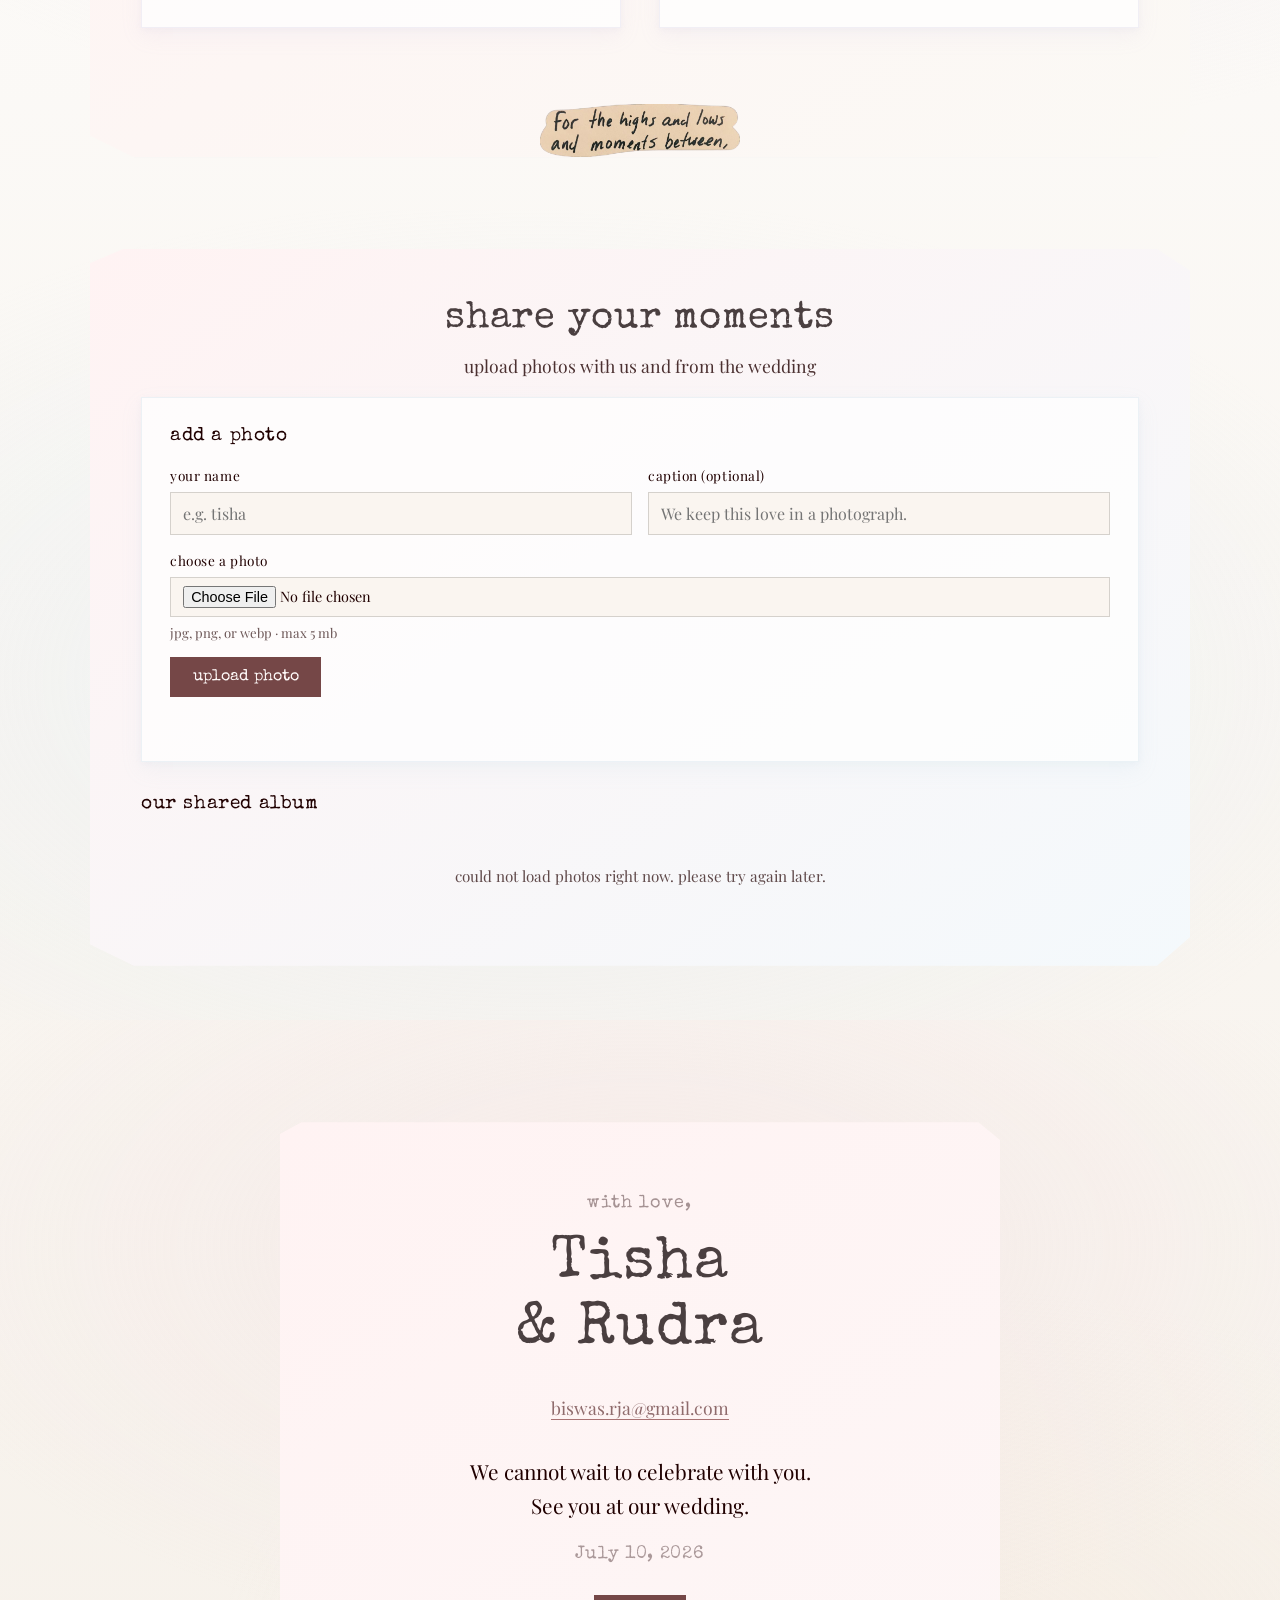
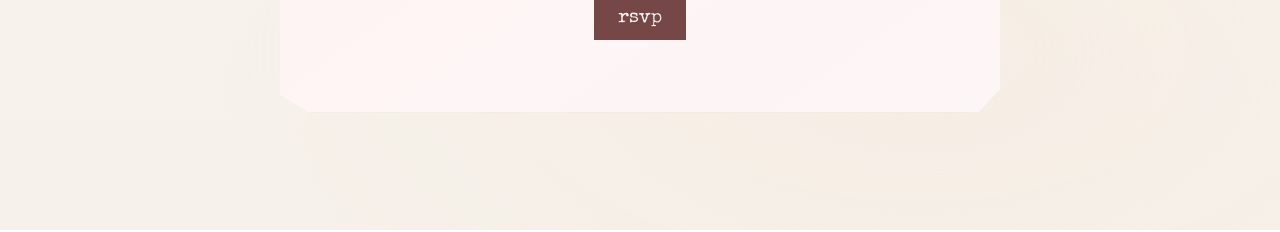
<file: place.html>
<!DOCTYPE html>
<html lang="en">
  <head>
    <meta charset="UTF-8" />
    <meta http-equiv="refresh" content="0; url=index.html#place" />
    <title>Redirecting…</title>
    <script>location.replace("index.html#place");</script>
  </head>
  <body>
    <p><a href="index.html#place">Continue to when &amp; where</a></p>
  </body>
</html>
</file>
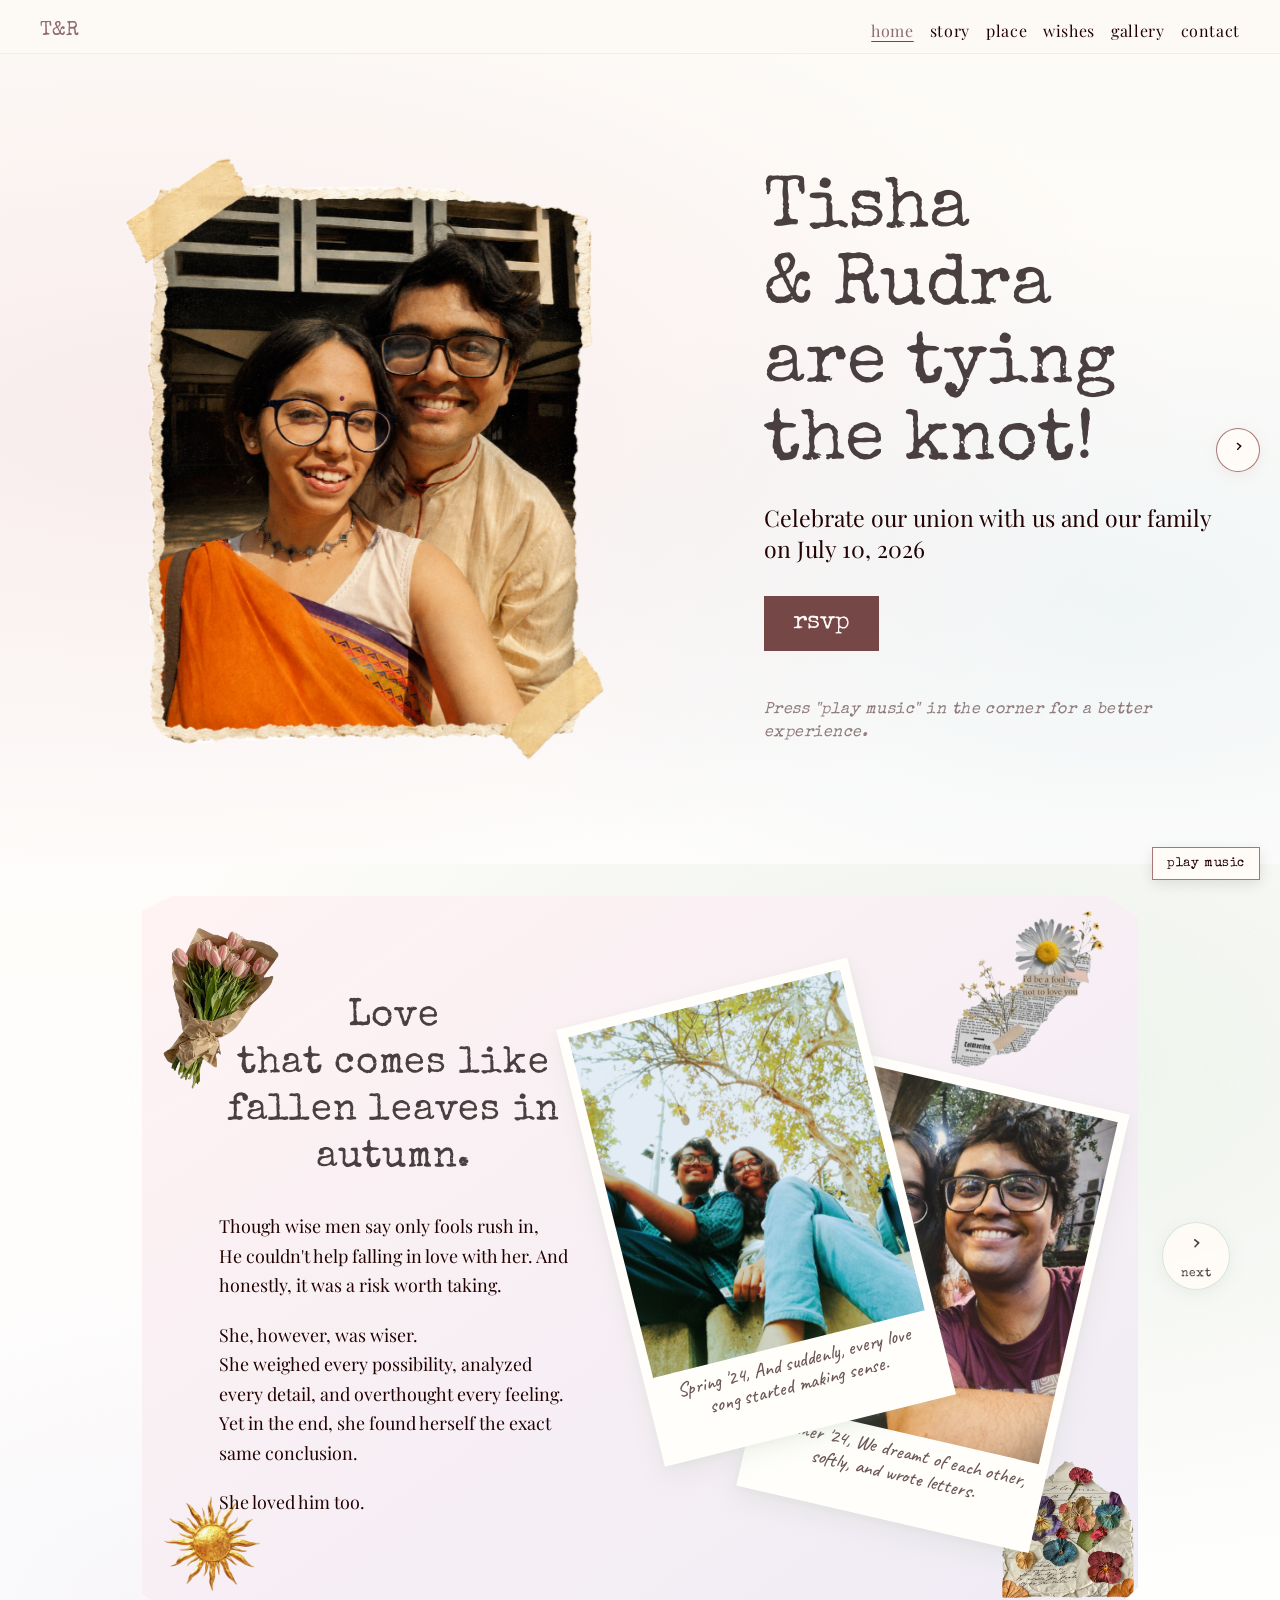
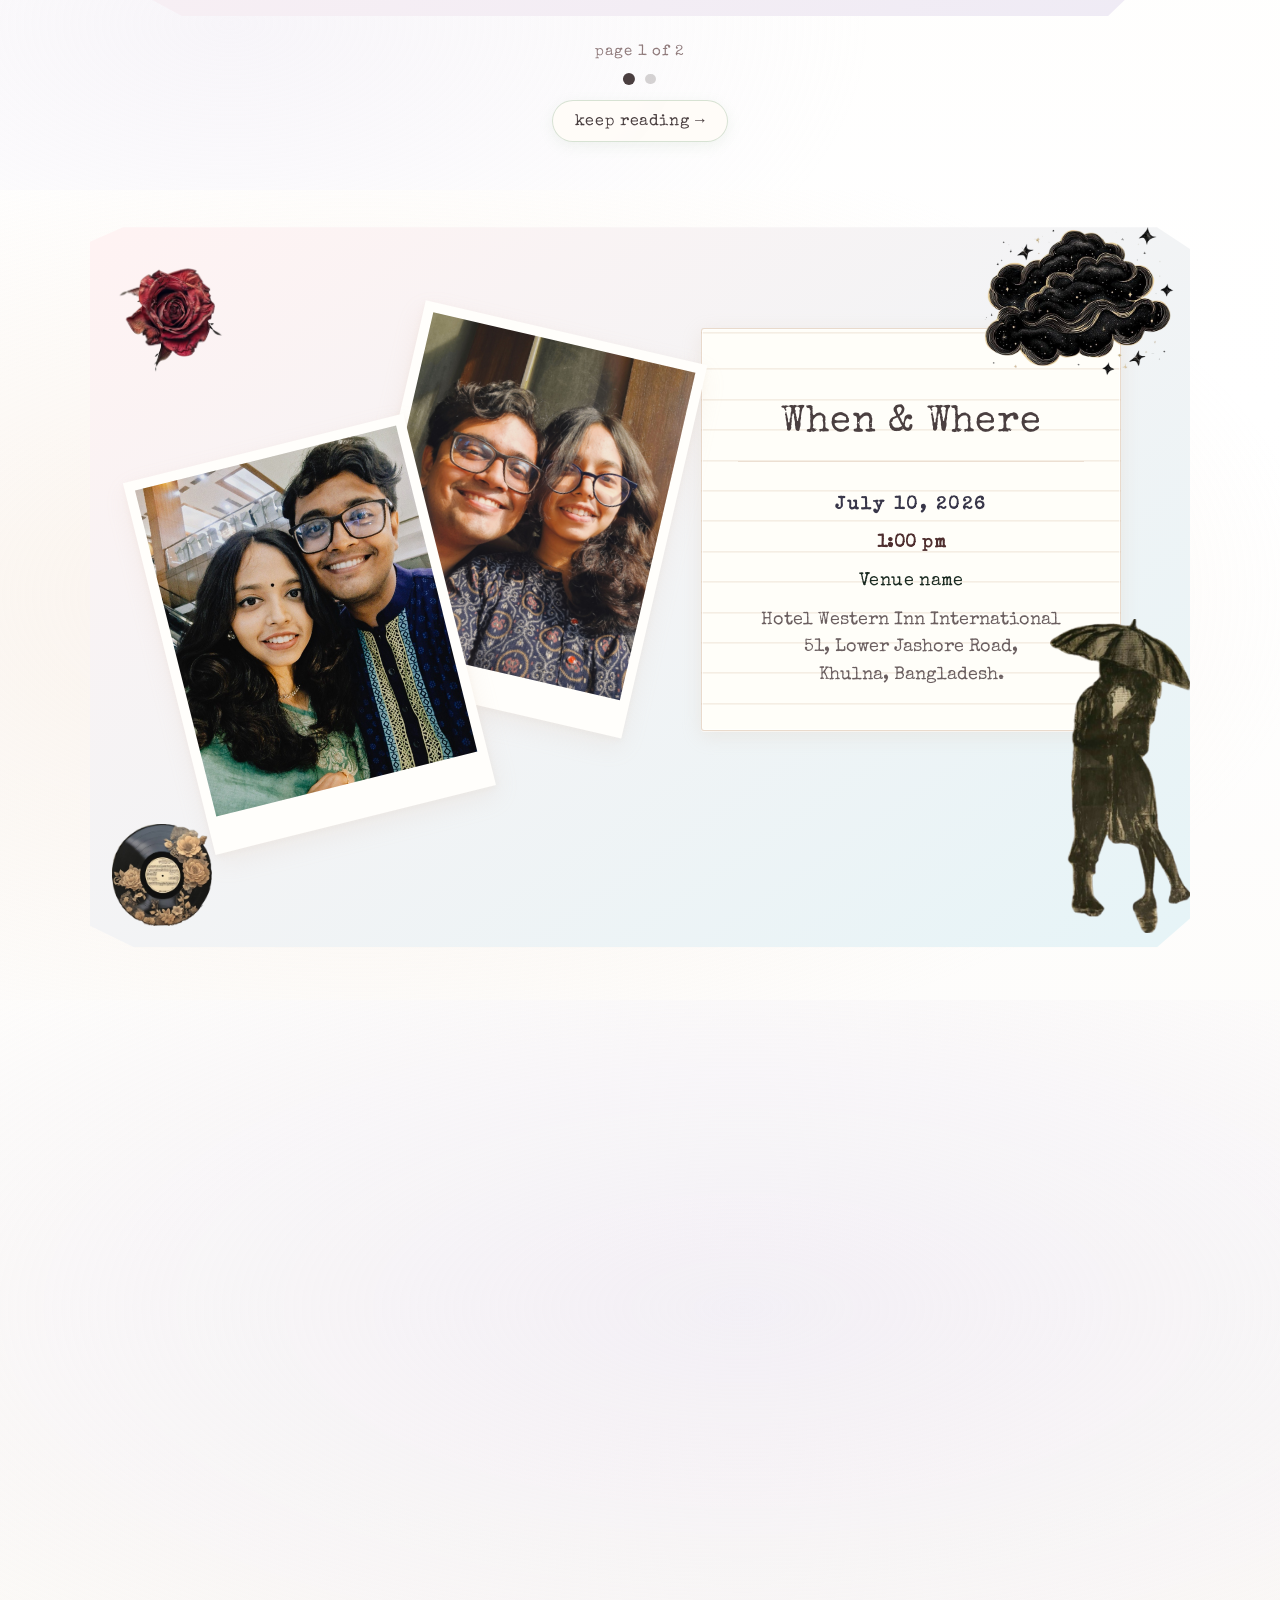
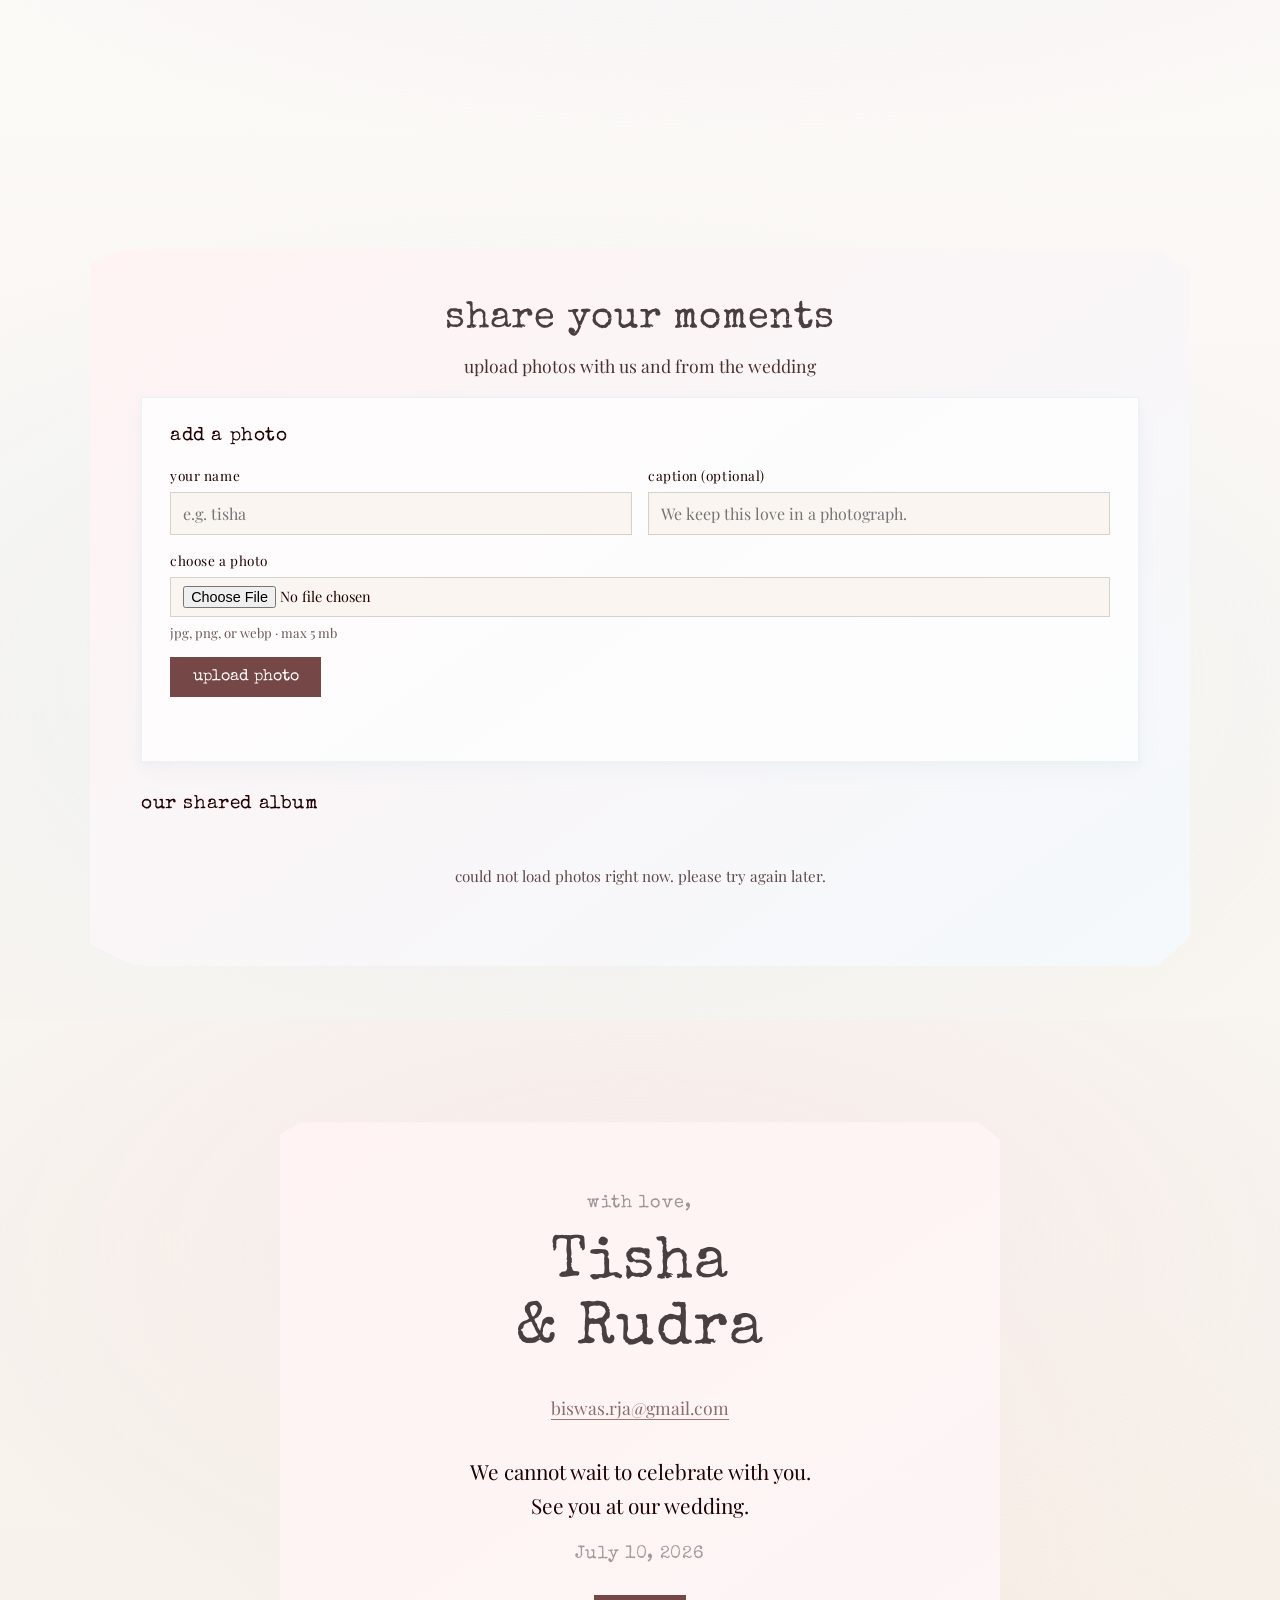
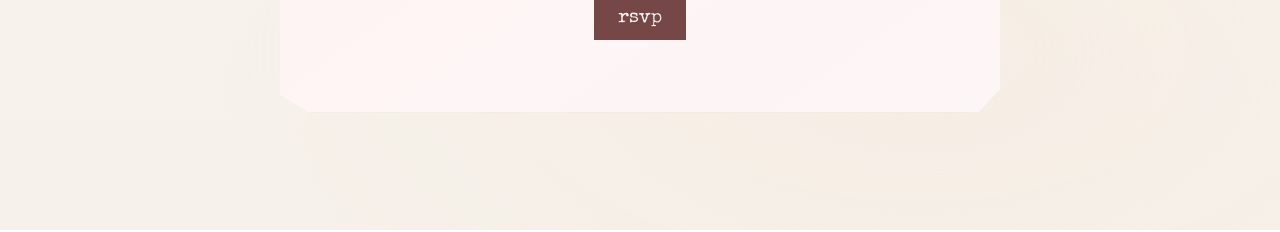
<file: story.html>
<!DOCTYPE html>
<html lang="en">
  <head>
    <meta charset="UTF-8" />
    <meta http-equiv="refresh" content="0; url=index.html#story" />
    <title>Redirecting…</title>
    <script>location.replace("index.html#story");</script>
  </head>
  <body>
    <p><a href="index.html#story">Continue to our story</a></p>
  </body>
</html>
</file>
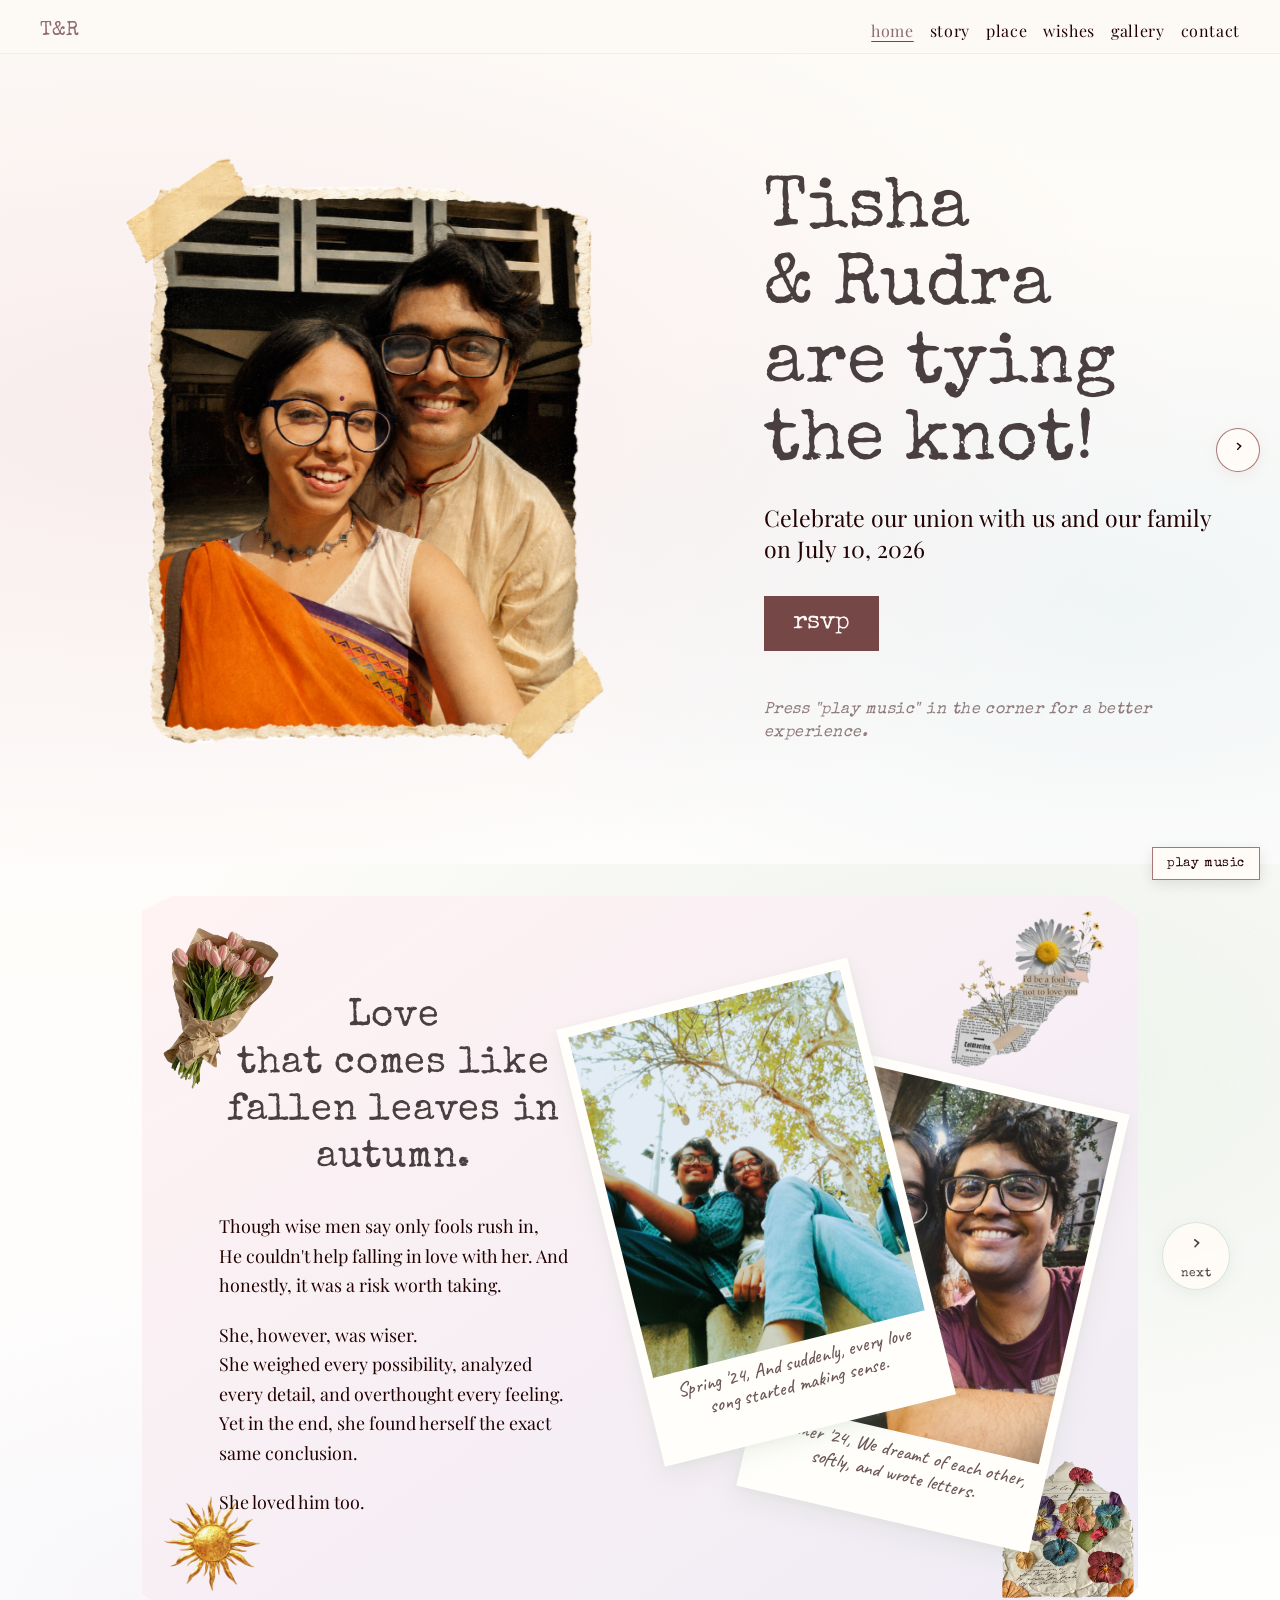
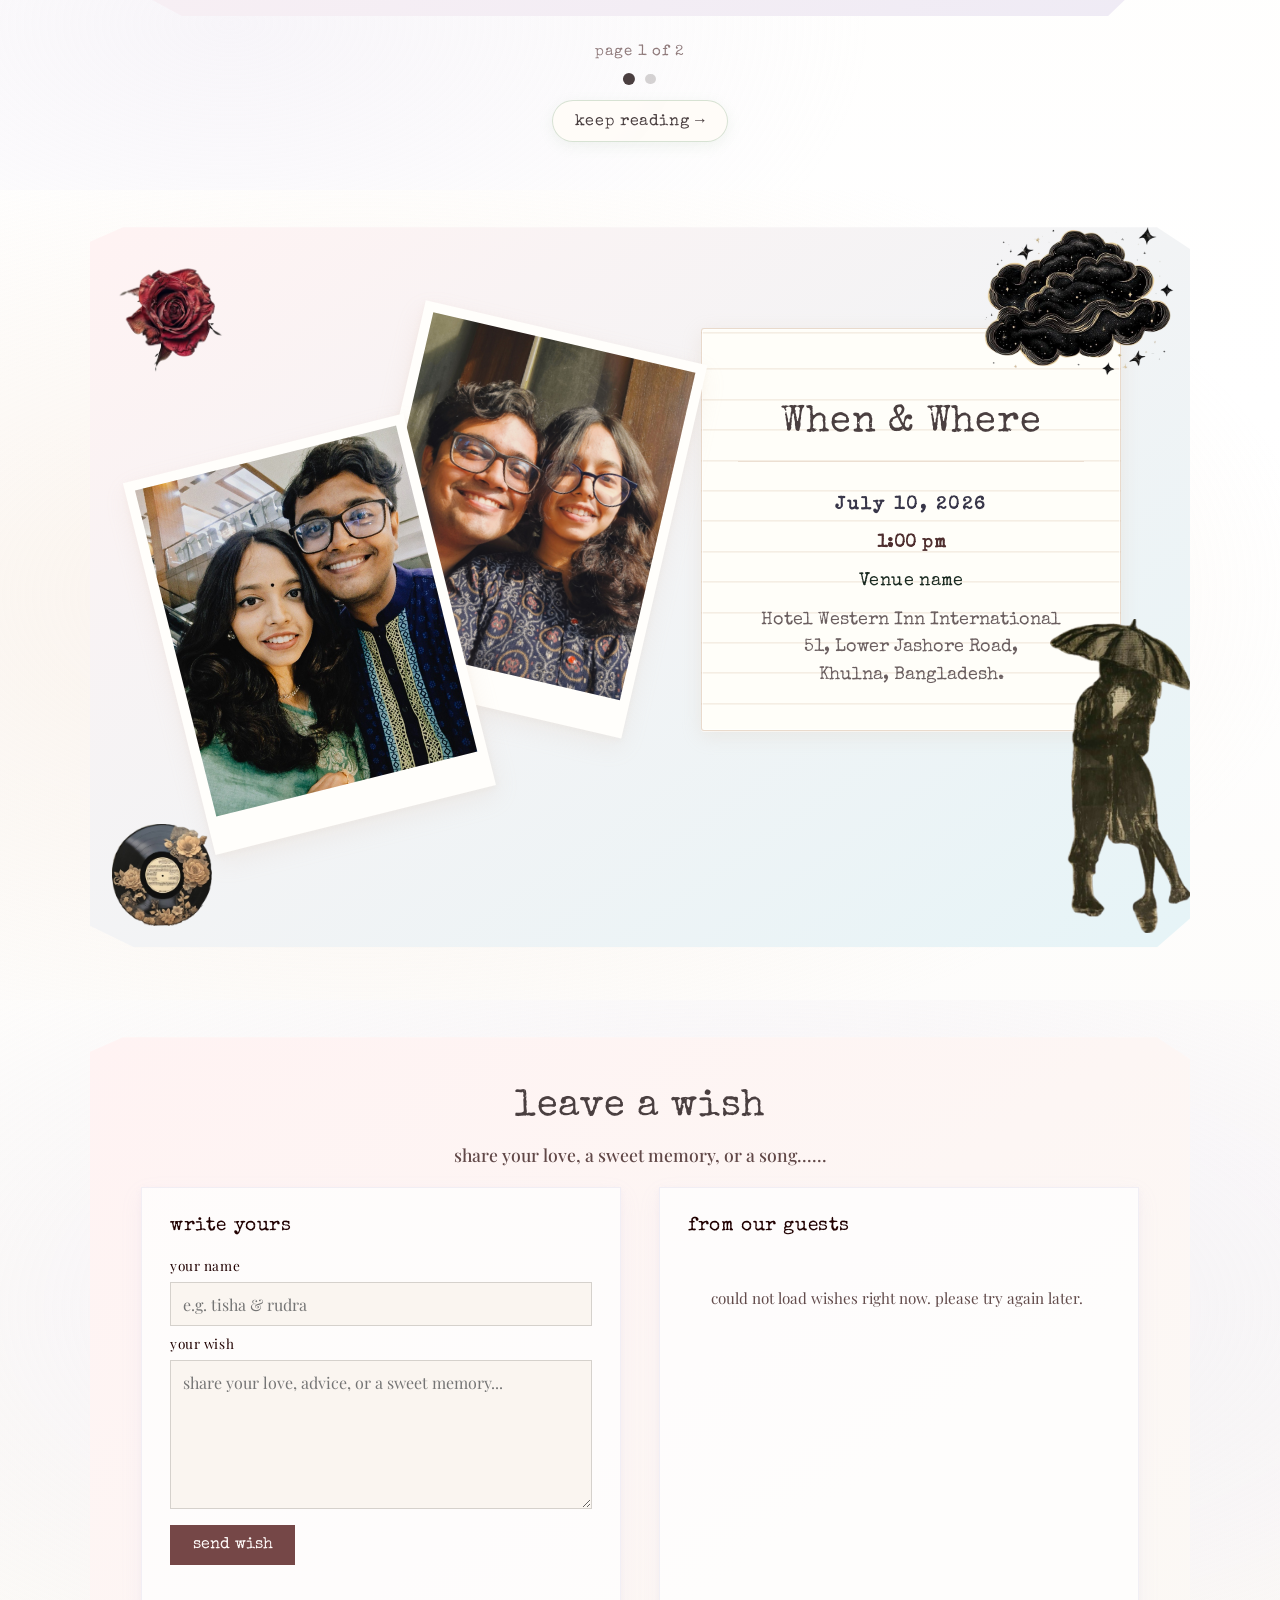
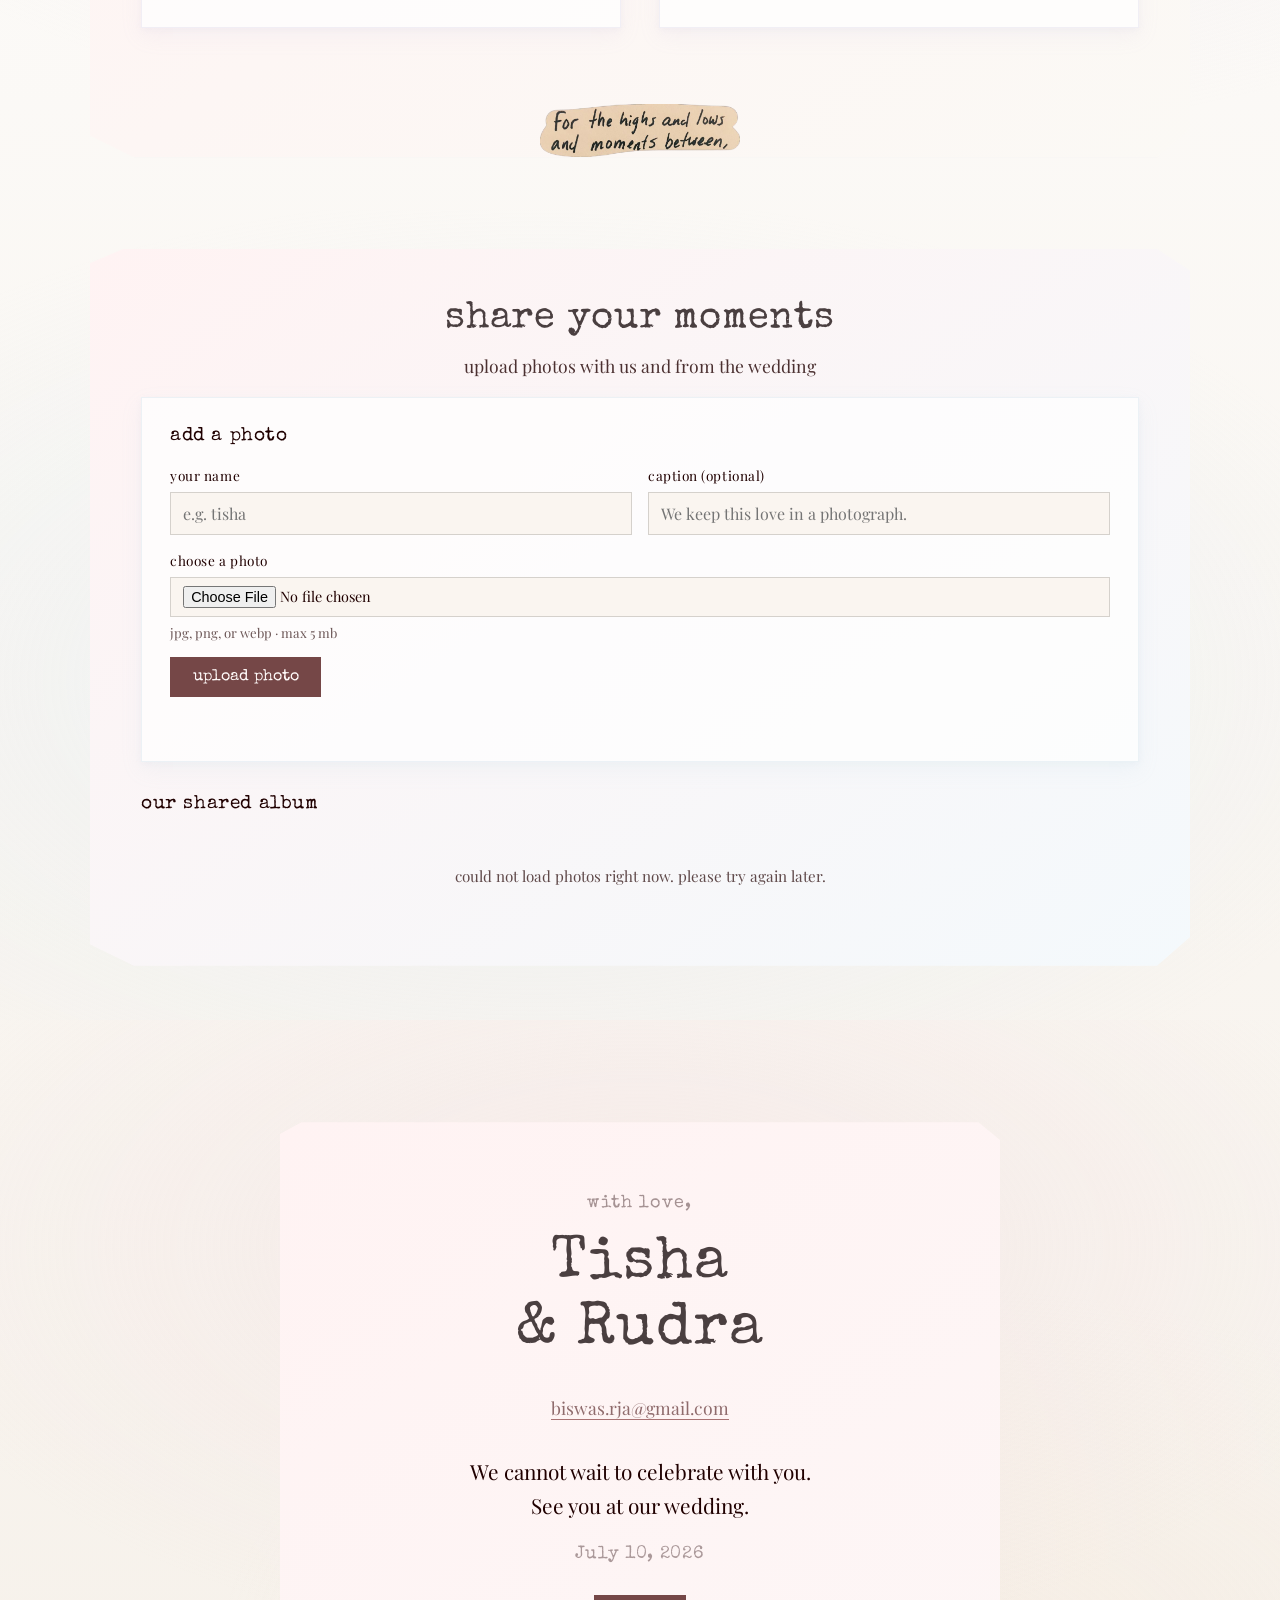
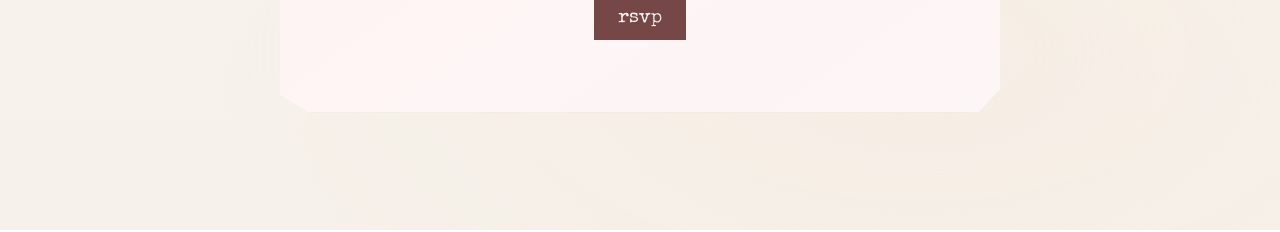
<file: wishes.html>
<!DOCTYPE html>
<html lang="en">
  <head>
    <meta charset="UTF-8" />
    <meta http-equiv="refresh" content="0; url=index.html#wishes" />
    <title>Redirecting…</title>
    <script>location.replace("index.html#wishes");</script>
  </head>
  <body>
    <p><a href="index.html#wishes">Continue to wishes</a></p>
  </body>
</html>
</file>
<file: styles.css>
:root {
  --paper: #ffffff;
  --ink: #200000;
  --ease-out: cubic-bezier(0.22, 1, 0.36, 1);
  --duration-fast: 0.25s;
  --duration-med: 0.45s;
  --duration-slow: 0.7s;

  /* Pastel palette — remove or revert this block to undo colors */
  --blush: #ee8fa1;
  --sage: #b1e2b1;
  --lavender: #c4abec;
  --peach: #f0c9a5;
  --sky: #a8d4ee;
  --panel: #ffffff00;
  --input-bg: #faf5f0;
  --accent: #754747;
  --accent-hover: #a37879;
  --accent-text: #fffaf9;
  --accent-soft: rgba(112, 27, 29, 0.596);

  /*
   * ═══════════════════════════════════════════════════════════
   * PAGE PANEL COLORS  (Story · Place · Wishes · Gallery · Contact)
   * ═══════════════════════════════════════════════════════════
   * Each section after Home uses a large “paper” card. Edit the
   * --panel-* variables below to change those colors.
   *
   * Tips:
   *   • Use any hex (#e8d4f0) or rgb/rgba value.
   *   • --panel-*-start = top-left of the gradient (usually lighter).
   *   • --panel-*-end   = bottom-right (often a deeper pastel tint).
   *   • --panel-*-shadow = glow around the box (match the end tint).
   *
   * Example deeper pastels (uncomment to try):
   *   --panel-story-end: #dcefdc;
   *   --panel-place-end: #f0e0cc;
   *   --panel-wishes-end: #ddd4f5;
   *   --panel-gallery-end: #cce4f0;
   *   --panel-contact-end: #f5dcdc;
   */
  --panel-highlight: #fff3f3;

  --panel-story-start: var(--panel-highlight);
  --panel-story-end: #efebf5;
  --panel-story-shadow: rgba(202, 212, 202, 0.14);

  --panel-place-start: var(--panel-highlight);
  --panel-place-end: #e6f4f7;
  --panel-place-shadow: rgba(240, 230, 221, 0.14);

  --panel-wishes-start: var(--panel-highlight);
  --panel-wishes-end: #fbf9f5;
  --panel-wishes-shadow: rgba(184, 174, 212, 0.14);

  --panel-gallery-start: var(--panel-highlight);
  --panel-gallery-end: #f4f9fc;
  --panel-gallery-shadow: rgba(165, 196, 212, 0.14);

  --panel-contact-start: var(--panel-highlight);
  --panel-contact-end: #fdf6f6;
  --panel-contact-shadow: rgba(196, 154, 154, 0.14);

  /* Lined paper box on the Place page (When & Where text area) */
  --panel-place-paper-bg: #fffef9;
  --panel-place-paper-lines: rgba(212, 184, 160, 0.38);
  --panel-place-paper-border: rgba(212, 184, 160, 0.5);
}

* {
  box-sizing: border-box;
}

html {
  scroll-behavior: smooth;
}

body {
  margin: 0;
  min-height: 100vh;
  background:
    linear-gradient(180deg, #fdfbf7 0%, var(--paper) 40%, #f6f1ea 100%);
  color: var(--ink);
  font-family: "Playfair Display", serif;
  overflow-x: hidden;
  padding-left: env(safe-area-inset-left);
  padding-right: env(safe-area-inset-right);
}

.hero-nav {
  position: sticky;
  top: 0;
  z-index: 100;
  width: calc(100% + env(safe-area-inset-left, 0px) + env(safe-area-inset-right, 0px));
  max-width: none;
  margin: 0 calc(-1 * env(safe-area-inset-right, 0px)) 0 calc(-1 * env(safe-area-inset-left, 0px));
  padding: 1.25rem max(clamp(1rem, 4vw, 2.5rem), env(safe-area-inset-right, 0px)) 0.75rem
    max(clamp(1rem, 4vw, 2.5rem), env(safe-area-inset-left, 0px));
  display: flex;
  align-items: center;
  justify-content: space-between;
  gap: 1.5rem;
  background: rgba(253, 250, 245, 0.92);
  backdrop-filter: blur(8px);
  border-bottom: 1px solid rgba(184, 137, 138, 0.12);
  box-sizing: border-box;
}

.site-section {
  scroll-margin-top: 5.5rem;
  position: relative;
  isolation: isolate;
}

.site-section::before {
  content: "";
  position: absolute;
  inset: 0;
  z-index: -1;
  pointer-events: none;
}

#home::before {
  background:
    radial-gradient(ellipse 80% 60% at 12% 45%, rgba(243, 220, 224, 0.5), transparent),
    radial-gradient(ellipse 55% 45% at 88% 68%, rgba(220, 234, 242, 0.38), transparent);
}

#story::before {
  background:
    radial-gradient(ellipse 70% 55% at 78% 22%, rgba(220, 232, 220, 0.48), transparent),
    radial-gradient(ellipse 50% 40% at 18% 82%, rgba(232, 226, 242, 0.32), transparent);
}

#place::before {
  background: radial-gradient(ellipse 75% 60% at 28% 50%, rgba(245, 230, 216, 0.5), transparent);
}

#wishes::before {
  background: radial-gradient(ellipse 80% 55% at 58% 38%, rgba(232, 226, 242, 0.45), transparent);
}

#gallery::before {
  background: radial-gradient(ellipse 70% 60% at 42% 58%, rgba(220, 234, 242, 0.45), transparent);
}

#contact::before {
  background:
    radial-gradient(ellipse 60% 50% at 50% 28%, rgba(243, 220, 224, 0.42), transparent),
    radial-gradient(ellipse 55% 45% at 72% 78%, rgba(245, 230, 216, 0.34), transparent);
}

nav a {
  position: relative;
  text-decoration: none;
  color: var(--ink);
  letter-spacing: 0.04em;
  transition:
    color var(--duration-fast) ease,
    opacity var(--duration-fast) var(--ease-out),
    letter-spacing var(--duration-fast) var(--ease-out),
    transform var(--duration-fast) var(--ease-out);
}

nav a:hover {
  color: #8f6b6c;
  opacity: 0.85;
  letter-spacing: 0.07em;
}

.brand {
  font-family: "Special Elite", monospace;
  font-size: 1.25rem;
  color: #8f6b6c;
  text-decoration: none;
  transition:
    transform var(--duration-fast) var(--ease-out),
    letter-spacing var(--duration-fast) var(--ease-out);
}

.brand:hover {
  transform: scale(1.04);
  letter-spacing: 0.04em;
}

nav {
  display: flex;
  flex-wrap: wrap;
  gap: 1rem;
}

.main-nav {
  display: flex;
  flex-wrap: wrap;
  gap: 1rem;
}

.welcome {
  min-height: calc(100vh - 90px);
  display: grid;
  place-items: center;
  padding: 0;
}

.welcome-inner {
  width: min(1200px, 96vw);
  display: grid;
  grid-template-columns: minmax(420px, 47%) 2fr;
  gap: 10rem;
  align-items: center;
}

.photo-card {
  position: relative;
  width: 100%;
  min-height: auto;
  display: flex;
  align-items: center;
  justify-content: flex-end;
}

.left-photo {
  display: block;
  width: 85%;
  max-width: none;
  height: auto;
  border-radius: 0;
  transition:
    transform var(--duration-med) var(--ease-out),
    box-shadow var(--duration-med) var(--ease-out);
}

.photo-card:hover .left-photo {
  transform: scale(1.02);
  box-shadow: 0 12px 32px rgba(196, 154, 154, 0.18);
}

.intro {
  position: relative;
  z-index: 81;
}

.intro h1 {
  margin: 0 0 1.2rem;
  font-family: "Special Elite", monospace;
  font-weight: 400;
  font-size: clamp(2rem, 5.6vw, 4.8rem);
  line-height: 1.08;
}

.intro p {
  margin: 0;
  font-size: clamp(1.05rem, 1.8vw, 1.75rem);
  line-height: 1.35;
}

.intro p.intro-music-hint {
  font-family: "Special Elite", monospace;
  margin: 3rem 0 0;
  font-size: clamp(1rem, 1vw, 0.78rem);
  line-height: 1.45;
  letter-spacing: 0.03em;
  color: #8f7a7b;
  opacity: 0.65;
  font-style: italic;
}

.intro button,
.contact-rsvp-btn {
  margin-top: 2rem;
  border: none;
  background: var(--accent);
  color: var(--accent-text);
  padding: 0.95rem 1.8rem;
  font-size: 1.55rem;
  font-family: "Special Elite", monospace;
  cursor: pointer;
  pointer-events: auto;
  transition:
    transform var(--duration-fast) var(--ease-out),
    box-shadow var(--duration-fast) var(--ease-out),
    background var(--duration-fast) ease;
}

.intro button:hover,
.contact-rsvp-btn:hover {
  transform: translateY(-3px);
  box-shadow: 0 8px 20px rgba(184, 137, 138, 0.28);
  background: var(--accent-hover);
}

.contact-rsvp-btn {
  font-size: 1.2rem;
  padding: 0.8rem 1.5rem;
}

/* --- RSVP modal --- */

body.rsvp-open {
  overflow: hidden;
}

.rsvp-overlay {
  position: fixed;
  inset: 0;
  z-index: 200;
  display: none;
  place-items: center;
  padding: 1.5rem;
  background: rgba(29, 29, 29, 0.45);
  backdrop-filter: blur(3px);
  pointer-events: none;
}

.rsvp-overlay.is-open {
  display: grid;
  pointer-events: auto;
  animation: fadeUp var(--duration-fast) var(--ease-out);
}

.rsvp-modal {
  position: relative;
  width: min(440px, 100%);
  padding: clamp(1.75rem, 4vw, 2.25rem);
  background: linear-gradient(160deg, #fffdf9 0%, #fdf6f6 100%);
  box-shadow: 0 16px 48px rgba(196, 154, 154, 0.2);
  animation: fadeUp var(--duration-med) var(--ease-out);
}

.rsvp-close {
  position: absolute;
  top: 0.75rem;
  right: 0.85rem;
  border: none;
  background: none;
  font-size: 1.75rem;
  line-height: 1;
  color: var(--ink);
  cursor: pointer;
  opacity: 0.6;
  transition: opacity var(--duration-fast) ease;
}

.rsvp-close:hover {
  opacity: 1;
}

.rsvp-modal h2 {
  margin: 0 0 0.35rem;
  font-family: "Special Elite", monospace;
  font-weight: 400;
  font-size: clamp(1.4rem, 3vw, 1.85rem);
  text-align: center;
}

.rsvp-subtitle {
  margin: 0 0 1.5rem;
  text-align: center;
  font-size: 0.95rem;
  opacity: 0.8;
}

.rsvp-form {
  display: flex;
  flex-direction: column;
  gap: 0.5rem;
}

.rsvp-label {
  font-size: 0.85rem;
  letter-spacing: 0.04em;
}

.rsvp-label--checkbox {
  display: flex;
  align-items: center;
  gap: 0.5rem;
  margin-top: 0.35rem;
  cursor: pointer;
}

.rsvp-label--checkbox input {
  width: auto;
  accent-color: var(--accent);
}

.rsvp-form input[type="text"],
.rsvp-form input[type="number"] {
  width: 100%;
  border: 1px solid rgba(0, 0, 0, 0.15);
  background: #fff;
  color: var(--ink);
  font-family: "Playfair Display", serif;
  font-size: 1rem;
  padding: 0.65rem 0.75rem;
}

.rsvp-form input:focus {
  outline: 2px solid var(--accent-soft);
  outline-offset: 1px;
}

.rsvp-form button[type="submit"] {
  margin-top: 0.75rem;
  align-self: center;
  border: none;
  background: var(--accent);
  color: var(--accent-text);
  padding: 0.8rem 1.6rem;
  font-size: 1.1rem;
  font-family: "Special Elite", monospace;
  cursor: pointer;
  transition:
    transform var(--duration-fast) var(--ease-out),
    box-shadow var(--duration-fast) var(--ease-out),
    background var(--duration-fast) ease;
}

.rsvp-form button[type="submit"]:hover:not(:disabled) {
  transform: translateY(-2px);
  box-shadow: 0 6px 16px rgba(184, 137, 138, 0.22);
  background: var(--accent-hover);
}

.rsvp-form button[type="submit"]:disabled {
  opacity: 0.6;
  cursor: not-allowed;
}

.rsvp-status {
  min-height: 1.25rem;
  margin: 0.5rem 0 0;
  text-align: center;
  font-size: 0.9rem;
  opacity: 0.85;
}

@media (max-width: 920px) {
  .welcome-inner {
    grid-template-columns: 1fr;
    gap: 0.5rem;
  }

  .photo-card {
    min-height: auto;
    justify-content: center;
  }

  .intro {
    text-align: center;
  }
}

@media (max-width: 640px) {
  .hero-nav {
    margin-top: 0;
  }
}

nav a[aria-current="page"] {
  text-decoration: underline;
  text-decoration-color: var(--accent);
  text-underline-offset: 0.25em;
  color: #8f6b6c;
}

#story .story-panel {
  background: linear-gradient(145deg, var(--panel-story-start) 0%, var(--panel-story-end) 100%);
  box-shadow: 0 8px 32px var(--panel-story-shadow);
}

#place .place-panel {
  background: linear-gradient(145deg, var(--panel-place-start) 0%, var(--panel-place-end) 100%);
  box-shadow: 0 8px 32px var(--panel-place-shadow);
}

#wishes .wishes-panel {
  background: linear-gradient(145deg, var(--panel-wishes-start) 0%, var(--panel-wishes-end) 100%);
  box-shadow: 0 8px 32px var(--panel-wishes-shadow);
}

#gallery .gallery-panel {
  background: linear-gradient(145deg, var(--panel-gallery-start) 0%, var(--panel-gallery-end) 100%);
  box-shadow: 0 8px 32px var(--panel-gallery-shadow);
}

#contact .contact-panel {
  background: linear-gradient(145deg, var(--panel-contact-start) 0%, var(--panel-contact-end) 100%);
  box-shadow: 0 8px 32px var(--panel-contact-shadow);
}

.intro h1,
.contact-names,
.story-text h1,
.place-details h1,
.wishes-title,
.gallery-title {
  color: #4a3f40;
}

.contact-eyebrow,
.contact-date {
  color: #8f7a7b;
}

/* --- Story page --- */

.visually-hidden {
  position: absolute;
  width: 1px;
  height: 1px;
  padding: 0;
  margin: -1px;
  overflow: hidden;
  clip: rect(0, 0, 0, 0);
  white-space: nowrap;
  border: 0;
}

.story {
  position: relative;
  min-height: calc(100vh - 90px);
  display: grid;
  place-items: center;
  padding: 2rem 0 3rem;
}

.story-pages {
  position: relative;
  flex: 1;
  min-width: 0;
  min-height: min(720px, 88vh);
  display: grid;
  place-items: center;
}

.story-shell {
  display: flex;
  align-items: center;
  gap: clamp(0.75rem, 2vw, 1.5rem);
  width: min(1180px, 96vw);
}

.story-arrow {
  flex-shrink: 0;
  display: flex;
  flex-direction: column;
  align-items: center;
  justify-content: center;
  gap: 0.35rem;
  width: clamp(3.25rem, 8vw, 4.25rem);
  min-height: clamp(3.25rem, 8vw, 4.25rem);
  padding: 0.5rem 0.35rem;
  font: inherit;
  cursor: pointer;
  border: 1px solid rgba(155, 184, 155, 0.35);
  border-radius: 50%;
  background: rgba(255, 252, 248, 0.96);
  color: #4a3f40;
  box-shadow: 0 4px 16px rgba(155, 184, 155, 0.16);
  transition:
    transform var(--duration-fast) var(--ease-out),
    box-shadow var(--duration-fast) var(--ease-out),
    background var(--duration-fast) ease,
    opacity var(--duration-fast) ease;
}

.story-arrow-icon {
  font-family: "Special Elite", monospace;
  font-size: clamp(1.5rem, 3vw, 1.85rem);
  line-height: 1;
}

.story-arrow-label {
  font-family: "Special Elite", monospace;
  font-size: clamp(0.65rem, 1.4vw, 0.75rem);
  line-height: 1;
  letter-spacing: 0.04em;
}

.story-arrow:hover:not(:disabled) {
  transform: scale(1.06);
  background: #fff;
  box-shadow: 0 6px 20px rgba(155, 184, 155, 0.22);
}

.story-arrow:active:not(:disabled) {
  transform: scale(0.97);
}

.story-arrow:disabled {
  opacity: 0;
  visibility: hidden;
  pointer-events: none;
}

.story-arrow--next:not(:disabled) {
  animation: storyNextPulse 2.4s var(--ease-out) infinite;
}

@keyframes storyNextPulse {
  0%,
  100% {
    box-shadow: 0 4px 16px rgba(155, 184, 155, 0.16);
  }

  50% {
    box-shadow:
      0 4px 16px rgba(155, 184, 155, 0.16),
      0 0 0 6px rgba(155, 184, 155, 0.14);
  }
}

.story-page {
  grid-area: 1 / 1;
  width: 100%;
  display: grid;
  place-items: center;
  opacity: 0;
  visibility: hidden;
  pointer-events: none;
  transition:
    opacity 0.55s var(--ease-out),
    visibility 0.55s var(--ease-out);
}

.story-page.is-active {
  opacity: 1;
  visibility: visible;
  pointer-events: auto;
}

.story-pagination {
  display: flex;
  flex-direction: column;
  align-items: center;
  gap: 0.85rem;
  margin-top: 1.75rem;
}

.story-page-status {
  margin: 0;
  font-family: "Special Elite", monospace;
  font-size: clamp(0.85rem, 1.5vw, 0.95rem);
  letter-spacing: 0.06em;
  color: #8f7a7b;
}

.story-pagination-dots {
  display: flex;
  justify-content: center;
  gap: 0.65rem;
}

.story-pagination-btn {
  width: 0.65rem;
  height: 0.65rem;
  padding: 0;
  border: none;
  border-radius: 50%;
  background: rgba(74, 63, 64, 0.22);
  cursor: pointer;
  transition:
    transform var(--duration-med) var(--ease-out),
    background-color var(--duration-med) var(--ease-out);
}

.story-pagination-btn:hover {
  transform: scale(1.2);
  background: rgba(74, 63, 64, 0.42);
}

.story-pagination-btn.is-active {
  background: #4a3f40;
  transform: scale(1.2);
}

.story-cta {
  margin-top: 0.15rem;
  padding: 0.7rem 1.35rem;
  font-family: "Special Elite", monospace;
  font-size: clamp(0.9rem, 1.6vw, 1rem);
  letter-spacing: 0.04em;
  color: #4a3f40;
  background: rgba(255, 252, 248, 0.96);
  border: 1px solid rgba(155, 184, 155, 0.4);
  border-radius: 999px;
  cursor: pointer;
  box-shadow: 0 4px 14px rgba(155, 184, 155, 0.14);
  transition:
    transform var(--duration-fast) var(--ease-out),
    box-shadow var(--duration-fast) var(--ease-out),
    background var(--duration-fast) ease;
}

.story-cta:hover {
  transform: translateY(-1px);
  background: #fff;
  box-shadow: 0 6px 18px rgba(155, 184, 155, 0.2);
}

.story-cta:active {
  transform: translateY(0);
}

.story-cta.is-hidden {
  display: none;
}

.story-panel {
  position: relative;
  z-index: 1;
  width: 100%;
  min-height: min(720px, 88vh);
  height: min(720px, 88vh);
  box-sizing: border-box;
  display: flex;
  align-items: center;
  padding: clamp(2.5rem, 5vw, 4rem) clamp(2rem, 4vw, 3.5rem);
  background: var(--panel);
  box-shadow: 0 8px 32px rgba(0, 0, 0, 0.06);
  clip-path: polygon(
    0% 2%,
    3% 0%,
    97% 0%,
    100% 3%,
    100% 96%,
    97% 100%,
    4% 100%,
    0% 97%
  );
}

.story-inner {
  position: relative;
  z-index: 2;
  width: 100%;
  display: grid;
  grid-template-columns: 1fr minmax(300px, 48%);
  gap: clamp(2rem, 5vw, 4rem);
  align-items: center;
}

.story-inner--flipped {
  grid-template-columns: minmax(300px, 48%) 1fr;
}

.story-inner--flipped .story-photo-card--one {
  left: 1%;
}

.story-inner--flipped .story-photo-card--two {
  right: -12%;
}

.story-inner:not(.story-inner--flipped) .story-photo-card--one {
  left: -12%;
}

.story-inner:not(.story-inner--flipped) .story-photo-card--two {
  right: 1%;
}

.story-text {
  text-align: left;
  padding: 0 clamp(0.5rem, 2vw, 2rem);
}

.story-text h1 {
  margin: 0 0 1.75rem;
  font-family: "Special Elite", monospace;
  font-weight: 400;
  font-size: clamp(1.5rem, 3.2vw, 2.35rem);
  line-height: 1.25;
  letter-spacing: 0.02em;
  text-align: center;
}

.story-text p {
  margin: 0;
  max-width: 38ch;
  font-size: clamp(0.95rem, 1.4vw, 1.15rem);
  line-height: 1.65;
}

.story-text p + p {
  margin-top: 1.25rem;
}

.story-text-box {
  padding: clamp(1.5rem, 3vw, 2.25rem);
  background: rgba(255, 254, 251, 0.9);
  border: 1px solid rgba(155, 184, 155, 0.28);
  box-shadow:
    inset 0 0 0 1px rgba(255, 255, 255, 0.65),
    0 4px 18px rgba(155, 184, 155, 0.1);
}

.story-photos {
  position: relative;
  width: 100%;
  min-height: clamp(360px, 40vw, 420px);
}

.story-photo-card {
  position: absolute;
  width: min(300px, 92%);
  margin: 0;
  padding: 0.6rem 0.6rem 2.2rem;
  background: #fffefb;
  box-shadow:
    0 2px 6px rgba(155, 184, 155, 0.1),
    0 10px 24px rgba(155, 184, 155, 0.14);
  transition:
    transform var(--duration-med) var(--ease-out),
    box-shadow var(--duration-med) var(--ease-out);
}

.story-photo-card:hover {
  box-shadow:
    0 6px 16px rgba(0, 0, 0, 0.1),
    0 16px 36px rgba(0, 0, 0, 0.14);
  z-index: 4;
}

.story-photo-card--one {
  top: 50%;
  left: -15%;
  transform: translateY(calc(-50% - 2.75rem)) rotate(-15deg);
  transform-origin: center center;
  z-index: 2;
}

.story-photo-card--one:hover {
  transform: translateY(calc(-50% - 2.75rem)) rotate(-10deg) scale(1.03);
}

.story-photo-card--two {
  top: 50%;
  right: 0%;
  bottom: auto;
  transform: translateY(calc(-50% + 2.75rem)) rotate(13deg);
  transform-origin: center center;
  z-index: 1;
}

.story-photo-card--two:hover {
  transform: translateY(calc(-50% + 2.75rem)) rotate(10deg) scale(1.03);
}

.story-photo-card img {
  display: block;
  width: 100%;
  aspect-ratio: 4 / 5;
  object-fit: cover;
  background: #e8e4dc;
}

.story-photo-caption {
  margin: 0.52rem 0 0;
  padding: 0 0.28rem;
  min-height: 1.4em;
  font-family: "Caveat", cursive;
  font-size: clamp(0.96rem, 1.92vw, 1.24rem);
  font-weight: 500;
  line-height: 1.15;
  color: #6b5555;
  text-align: center;
  width: 100%;
}

.story-photo-caption:empty {
  display: block;
}

.journal-assets {
  position: absolute;
  inset: 0;
  pointer-events: none;
  z-index: 0;
}

#place .journal-assets {
  z-index: 1;
}

#wishes .journal-assets {
  z-index: 0;
}

.journal-slot {
  position: absolute;
}

.journal-slot img {
  display: block;
  max-width: 100%;
  height: auto;
  transition: transform var(--duration-med) var(--ease-out);
}

.journal-slot img:hover {
  transform: scale(1.08) rotate(4deg);
}

.journal-slot--1 {
  top: 4%;
  left: 2%;
  width: min(120px, 18vw);
}

.journal-slot--2 {
  top: -1%;
  right: 1%;
  width: min(200px, 70vw);
}

.journal-slot--3 {
  bottom: 3%;
  left: 2%;
  width: min(100px, 16vw);
}

.journal-slot--4 {
  bottom: 2%;
  right: 0%;
  width: min(140px, 22vw);
}

.journal-slot--bottom-center {
  bottom: 0%;
  left: 50%;
  transform: translateX(-50%);
  width: min(200px, 50vw);
}

@media (max-width: 820px) {
  .story-inner,
  .story-inner--flipped {
    grid-template-columns: 1fr;
    gap: 2.5rem;
  }

  .story-inner--flipped .story-photos {
    order: -1;
  }

  .story-inner--flipped .story-photo-card--one {
    left: 4%;
  }

  .story-inner--flipped .story-photo-card--two {
    right: -6%;
  }

  .story-inner:not(.story-inner--flipped) .story-photo-card--one {
    left: -6%;
  }

  .story-inner:not(.story-inner--flipped) .story-photo-card--two {
    right: 4%;
  }

  .story-photos {
    min-height: 10px;
    max-width: 368px;
    margin: 0 auto;
  }

  .story-photo-card {
    width: min(240px, 82%);
  }

  .story-photo-card--one {
    left: 0;
    transform: translateY(calc(-50% - 2.25rem)) rotate(-11deg);
  }

  .story-photo-card--one:hover {
    transform: translateY(calc(-50% - 2.25rem)) rotate(-8deg) scale(1.03);
  }

  .story-photo-card--two {
    right: 0;
    transform: translateY(calc(-50% + 2.25rem)) rotate(10deg);
  }

  .story-photo-card--two:hover {
    transform: translateY(calc(-50% + 2.25rem)) rotate(8deg) scale(1.03);
  }

  .story-photos .story-photo-card--one.reveal-item:not(.is-revealed) {
    transform: translateY(calc(-50% - 2.25rem + 2rem)) rotate(-22deg);
  }

  .story-photos .story-photo-card--two.reveal-item:not(.is-revealed) {
    transform: translateY(calc(-50% + 2.25rem + 2rem)) rotate(22deg);
  }

  .story-photos .story-photo-card--one.reveal-item.is-revealed {
    transform: translateY(calc(-50% - 2.25rem)) rotate(-11deg);
  }

  .story-photos .story-photo-card--two.reveal-item.is-revealed {
    transform: translateY(calc(-50% + 2.25rem)) rotate(10deg);
  }

  .story-photos .story-photo-card--one.reveal-item.is-revealed:hover {
    transform: translateY(calc(-50% - 2.25rem)) rotate(-8deg) scale(1.03);
  }

  .story-photos .story-photo-card--two.reveal-item.is-revealed:hover {
    transform: translateY(calc(-50% + 2.25rem)) rotate(8deg) scale(1.03);
  }

  .story-text p {
    max-width: 52ch;
  }

  .journal-slot--2 {
    top: 10%;
    right: 8%;
  }

  .journal-slot--4 {
    right: 4%;
    bottom: 4%;
  }
}

/* --- Place page --- */

.place {
  position: relative;
  min-height: calc(100vh - 90px);
  display: grid;
  place-items: center;
  padding: 2rem 0 3rem;
}

.place-panel {
  position: relative;
  z-index: 1;
  width: min(1100px, 92vw);
  min-height: min(720px, 88vh);
  padding: clamp(2.5rem, 5vw, 4rem) clamp(2rem, 4vw, 3.5rem);
  background: var(--panel);
  box-shadow: 0 8px 32px rgba(0, 0, 0, 0.06);
  clip-path: polygon(
    0% 2%,
    3% 0%,
    97% 0%,
    100% 3%,
    100% 96%,
    97% 100%,
    4% 100%,
    0% 97%
  );
}

.place-inner {
  position: relative;
  display: grid;
  grid-template-columns: minmax(300px, 48%) 1fr;
  gap: clamp(2rem, 5vw, 4rem);
  align-items: center;
}

.place-photos {
  position: relative;
  z-index: 2;
  grid-column: 1;
  grid-row: 1;
  width: 100%;
  min-height: clamp(408px, 45.9vw, 476px);
}

.place-photo-card {
  position: absolute;
  width: min(289px, 92%);
  margin: 0;
  padding: 0.64rem 0.64rem 2.35rem;
  background: #fffefb;
  box-shadow:
    0 2px 6px rgba(212, 184, 160, 0.1),
    0 10px 24px rgba(212, 184, 160, 0.14);
  transition:
    transform var(--duration-med) var(--ease-out),
    box-shadow var(--duration-med) var(--ease-out);
}

.place-photo-card:hover {
  box-shadow:
    0 6px 16px rgba(0, 0, 0, 0.1),
    0 16px 36px rgba(0, 0, 0, 0.14);
  z-index: 4;
}

.place-photo-card--one {
  top: 80%;
  left: 5%;
  bottom: auto;
  transform: translateY(calc(-50% - 2.35rem)) rotate(-14deg);
  transform-origin: center center;
  z-index: 2;
}

.place-photo-card--one:hover {
  transform: translateY(calc(-50% - 2.35rem)) rotate(-10deg) scale(1.03);
}

.place-photo-card--two {
  top: 40%;
  right: -10%;
  bottom: auto;
  transform: translateY(calc(-50% + 2.35rem)) rotate(13deg);
  transform-origin: center center;
  z-index: 1;
}

.place-photo-card--two:hover {
  transform: translateY(calc(-50% + 2.35rem)) rotate(10deg) scale(1.03);
}

.place-photo-card img {
  display: block;
  width: 100%;
  aspect-ratio: 4 / 5;
  object-fit: cover;
  background: #e8e4dc;
}

.place-details {
  position: relative;
  z-index: 0;
  grid-column: 2;
  grid-row: 1;
  width: 100%;
  max-width: min(420px, 100%);
  margin: 0 auto;
  min-height: auto;
  text-align: center;
  padding: clamp(1.75rem, 3.5vw, 2.5rem) clamp(1.5rem, 3vw, 2.25rem);
  background-color: var(--panel-place-paper-bg);
  background-image: repeating-linear-gradient(
    to bottom,
    var(--panel-place-paper-bg) 0,
    var(--panel-place-paper-bg) calc(1.9rem - 1px),
    var(--panel-place-paper-lines) calc(1.9rem - 1px),
    var(--panel-place-paper-lines) 1.9rem
  );
  background-position: 0 0.65rem;
  border: 1px solid var(--panel-place-paper-border);
  border-radius: 3px;
  box-shadow:
    inset 0 0 0 1px rgba(255, 255, 255, 0.75),
    0 5px 20px rgba(212, 184, 160, 0.2),
    0 1px 0 rgba(255, 255, 255, 0.9);
}

.place-details h1 {
  margin: 0 0 1.5rem;
  padding-bottom: 0.85rem;
  border-bottom: 1px solid rgba(212, 184, 160, 0.35);
  font-family: "Special Elite", monospace;
  font-weight: 400;
  font-size: clamp(1.5rem, 3.2vw, 2.35rem);
  line-height: 1.25;
  letter-spacing: 0.02em;
  margin-top: 2rem;
}

.place-info {
  display: flex;
  flex-direction: column;
  align-items: center;
  gap: 0.65rem;
  padding-top: 0.35rem;
}

.place-info p {
  margin: 0;
  font-size: clamp(0.95rem, 1.4vw, 1.15rem);
  line-height: 1.55;
}

.place-date {
  font-family: "Special Elite", monospace;
  font-size: clamp(10rem, 10vw, 5rem);
  font-weight: 800;
  line-height: 1.9;
  letter-spacing: 0.14em;
  color: #383649;
}

.place-time {
  font-family: "Special Elite", monospace;
  font-size: clamp(10rem, 10vw, 5rem);
  font-weight: 600;
  line-height: 1.25;
  letter-spacing: 0.03em;
  color: #4e2e2e;
}

.place-venue {
  margin-top: 0.35rem;
  font-family: "Special Elite", monospace;
  font-size: clamp(1.5rem, 2.9vw, 2rem);
  font-weight: 500;
  line-height: 1.3;
  letter-spacing: 0.02em;
  color: #192920;
}

.place-address {
  margin-top: 0.5rem;
  font-family: "Special Elite", monospace;
  font-size: clamp(10rem, 10vw, 5rem);
  line-height: 2;
  font-weight: 500;
  color: #6b5f60;
  opacity: 1;
}

.place-note {
  margin-top: 0.75rem !important;
  font-size: clamp(0.85rem, 1.2vw, 1rem) !important;
  opacity: 0.75;
}

@media (max-width: 820px) {
  .place-inner {
    grid-template-columns: 1fr;
    gap: 0;
  }

  .place-details {
    grid-column: 1;
    grid-row: 2;
    max-width: min(420px, 100%);
    min-height: auto;
    margin: -2.5rem auto 0;
    padding-top: 3.25rem;
  }

  .place-photos {
    grid-column: 1;
    grid-row: 1;
    z-index: 2;
    min-height: 391px;
    max-width: 391px;
    margin: 0 auto;
  }

  .place-photo-card {
    width: min(255px, 82%);
  }

  .place-photo-card--one {
    left: -15%;
    transform: translateY(calc(-50% - 2rem)) rotate(-11deg);
  }

  .place-photo-card--one:hover {
    transform: translateY(calc(-50% - 2rem)) rotate(-8deg) scale(1.03);
  }

  .place-photo-card--two {
    right: 0;
    transform: translateY(calc(-50% + 2rem)) rotate(10deg);
  }

  .place-photo-card--two:hover {
    transform: translateY(calc(-50% + 2rem)) rotate(8deg) scale(1.03);
  }

  .place-photos .place-photo-card--one.reveal-item:not(.is-revealed) {
    transform: translateY(calc(-50% - 2rem + 2rem)) rotate(-22deg);
  }

  .place-photos .place-photo-card--two.reveal-item:not(.is-revealed) {
    transform: translateY(calc(-50% + 2rem + 2rem)) rotate(22deg);
  }

  .place-photos .place-photo-card--one.reveal-item.is-revealed {
    transform: translateY(calc(-50% - 2rem)) rotate(-11deg);
  }

  .place-photos .place-photo-card--two.reveal-item.is-revealed {
    transform: translateY(calc(-50% + 2rem)) rotate(10deg);
  }

  .place-photos .place-photo-card--one.reveal-item.is-revealed:hover {
    transform: translateY(calc(-50% - 2rem)) rotate(-8deg) scale(1.03);
  }

  .place-photos .place-photo-card--two.reveal-item.is-revealed:hover {
    transform: translateY(calc(-50% + 2rem)) rotate(8deg) scale(1.03);
  }
}

/* --- Wishes page --- */

.wishes {
  position: relative;
  min-height: calc(100vh - 90px);
  display: grid;
  place-items: center;
  padding: 2rem 0 3rem;
}

.wishes-panel {
  position: relative;
  z-index: 1;
  width: min(1100px, 92vw);
  min-height: min(720px, 88vh);
  padding: clamp(2rem, 4vw, 3rem) clamp(2rem, 4vw, 3.5rem);
  background: var(--panel);
  box-shadow: 0 8px 32px rgba(0, 0, 0, 0.06);
  clip-path: polygon(
    0% 2%,
    3% 0%,
    97% 0%,
    100% 3%,
    100% 96%,
    97% 100%,
    4% 100%,
    0% 97%
  );
}

.wishes-title {
  position: relative;
  z-index: 1;
  margin: 0 0 0.65rem;
  text-align: center;
  font-family: "Special Elite", monospace;
  font-weight: 400;
  font-size: clamp(1.5rem, 3.2vw, 2.35rem);
  line-height: 1.25;
  letter-spacing: 0.02em;
}

.wishes-subtitle {
  position: relative;
  z-index: 1;
  margin: 0.65rem 0 1.25rem;
  text-align: center;
  font-weight: 500;
  font-size: clamp(0.95rem, 1.4vw, 1.1rem);
  line-height: 1.4;
  opacity: 0.7;
}

.wishes-notice {
  position: relative;
  z-index: 1;
  margin: 0 auto 1.5rem;
  max-width: 52ch;
  padding: 0.75rem 1rem;
  text-align: center;
  font-size: 0.9rem;
  line-height: 1.5;
  background: rgba(255, 255, 255, 0.55);
  border: 1px solid rgba(0, 0, 0, 0.08);
}

.wishes-inner {
  position: relative;
  z-index: 1;
  display: grid;
  grid-template-columns: 1fr 1fr;
  gap: clamp(1.5rem, 3vw, 2.5rem);
  align-items: stretch;
}

.wishes-write,
.wishes-display {
  background: rgba(255, 255, 255, 0.72);
  padding: clamp(1.25rem, 2.5vw, 1.75rem);
  border: 1px solid rgba(184, 174, 212, 0.18);
  box-shadow:
    0 2px 6px rgba(184, 174, 212, 0.08),
    0 8px 20px rgba(184, 174, 212, 0.1);
}

.wishes-write h2,
.wishes-display h2 {
  margin: 0 0 1.25rem;
  font-family: "Special Elite", monospace;
  font-weight: 400;
  font-size: clamp(1rem, 1.8vw, 1.2rem);
  letter-spacing: 0.03em;
}

.wish-form {
  display: flex;
  flex-direction: column;
  gap: 0.5rem;
}

.wish-label {
  font-size: 0.85rem;
  letter-spacing: 0.04em;
}

.wish-form input,
.wish-form textarea {
  width: 100%;
  border: 1px solid rgba(0, 0, 0, 0.15);
  background: var(--input-bg);
  color: var(--ink);
  font-family: "Playfair Display", serif;
  font-size: 1rem;
  padding: 0.65rem 0.75rem;
  resize: vertical;
}

.wish-form input:focus,
.wish-form textarea:focus {
  outline: 2px solid var(--accent-soft);
  outline-offset: 1px;
  border-color: rgba(184, 137, 138, 0.35);
}

.wish-form button {
  margin-top: 0.5rem;
  align-self: flex-start;
  border: none;
  background: var(--accent);
  color: var(--accent-text);
  padding: 0.75rem 1.4rem;
  font-size: 1rem;
  font-family: "Special Elite", monospace;
  cursor: pointer;
  transition:
    transform var(--duration-fast) var(--ease-out),
    box-shadow var(--duration-fast) var(--ease-out),
    background var(--duration-fast) ease;
}

.wish-form button:hover:not(:disabled) {
  transform: translateY(-2px);
  box-shadow: 0 6px 16px rgba(184, 137, 138, 0.22);
  background: var(--accent-hover);
}

.wish-form button:disabled {
  opacity: 0.6;
  cursor: not-allowed;
}

.wish-form-status {
  min-height: 1.25rem;
  margin: 0.35rem 0 0;
  font-size: 0.9rem;
  opacity: 0.85;
}

.wishes-list {
  display: flex;
  flex-direction: column;
  gap: 0.85rem;
  max-height: min(420px, 50vh);
  overflow-y: auto;
  padding-right: 0.25rem;
}

.wishes-empty {
  margin: 0;
  text-align: center;
  font-size: 0.95rem;
  opacity: 0.7;
  padding: 2rem 0.5rem;
}

.wish-card {
  padding: 0.9rem 1rem;
  background: rgba(255, 255, 255, 0.65);
  border: 1px solid rgba(184, 174, 212, 0.2);
  transition:
    transform var(--duration-fast) var(--ease-out),
    box-shadow var(--duration-fast) var(--ease-out);
}

.wish-card:hover {
  transform: translateY(-2px);
  box-shadow: 0 6px 16px rgba(184, 174, 212, 0.16);
}

.wish-card-message {
  margin: 0 0 0.65rem;
  font-size: 0.98rem;
  line-height: 1.55;
  white-space: pre-wrap;
}

.wish-card-meta {
  display: flex;
  justify-content: space-between;
  gap: 1rem;
  font-size: 0.82rem;
  opacity: 0.75;
}

.wish-card-name {
  font-family: "Special Elite", monospace;
}

@media (max-width: 820px) {
  .wishes-inner {
    grid-template-columns: 1fr;
  }

  .wishes-list {
    max-height: 360px;
  }
}

/* --- Gallery page --- */

.gallery {
  position: relative;
  min-height: calc(100vh - 90px);
  display: grid;
  place-items: center;
  padding: 2rem 0 3rem;
}

.gallery-panel {
  position: relative;
  z-index: 1;
  width: min(1100px, 92vw);
  padding: clamp(2rem, 4vw, 3rem) clamp(2rem, 4vw, 3.5rem);
  background: var(--panel);
  box-shadow: 0 8px 32px rgba(0, 0, 0, 0.06);
  clip-path: polygon(
    0% 2%,
    3% 0%,
    97% 0%,
    100% 3%,
    100% 96%,
    97% 100%,
    4% 100%,
    0% 97%
  );
}

.gallery-title {
  margin: 0;
  text-align: center;
  font-family: "Special Elite", monospace;
  font-weight: 400;
  font-size: clamp(1.5rem, 3.2vw, 2.35rem);
  line-height: 1.25;
  letter-spacing: 0.02em;
}

.gallery-subtitle {
  margin: 0.65rem 0 1.25rem;
  text-align: center;
  font-size: clamp(0.95rem, 1.4vw, 1.1rem);
  opacity: 0.8;
}

.gallery-notice {
  margin: 0 auto 1.5rem;
  max-width: 52ch;
  padding: 0.75rem 1rem;
  text-align: center;
  font-size: 0.9rem;
  line-height: 1.5;
  background: rgba(255, 255, 255, 0.55);
  border: 1px solid rgba(0, 0, 0, 0.08);
}

.gallery-upload {
  background: rgba(255, 255, 255, 0.72);
  padding: clamp(1.25rem, 2.5vw, 1.75rem);
  margin-bottom: clamp(1.5rem, 3vw, 2rem);
  border: 1px solid rgba(165, 196, 212, 0.2);
  box-shadow:
    0 2px 6px rgba(165, 196, 212, 0.08),
    0 8px 20px rgba(165, 196, 212, 0.1);
}

.gallery-upload h2,
.gallery-display h2 {
  margin: 0 0 1.25rem;
  font-family: "Special Elite", monospace;
  font-weight: 400;
  font-size: clamp(1rem, 1.8vw, 1.2rem);
  letter-spacing: 0.03em;
}

.gallery-form {
  display: flex;
  flex-direction: column;
  gap: 1rem;
}

.gallery-form-row {
  display: grid;
  grid-template-columns: 1fr 1fr;
  gap: 1rem;
}

.gallery-form-field {
  display: flex;
  flex-direction: column;
  gap: 0.45rem;
}

.gallery-label {
  font-size: 0.85rem;
  letter-spacing: 0.04em;
}

.gallery-form input[type="text"],
.gallery-form input[type="file"] {
  width: 100%;
  border: 1px solid rgba(0, 0, 0, 0.15);
  background: var(--input-bg);
  color: var(--ink);
  font-family: "Playfair Display", serif;
  font-size: 1rem;
  padding: 0.65rem 0.75rem;
}

.gallery-form input[type="file"] {
  padding: 0.5rem 0.75rem;
  font-size: 0.9rem;
}

.gallery-form input:focus {
  outline: 2px solid var(--accent-soft);
  outline-offset: 1px;
  border-color: rgba(184, 137, 138, 0.35);
}

.gallery-hint {
  margin: 0;
  font-size: 0.82rem;
  opacity: 0.65;
}

.gallery-form button {
  align-self: flex-start;
  border: none;
  background: var(--accent);
  color: var(--accent-text);
  padding: 0.75rem 1.4rem;
  font-size: 1rem;
  font-family: "Special Elite", monospace;
  cursor: pointer;
  transition:
    transform var(--duration-fast) var(--ease-out),
    box-shadow var(--duration-fast) var(--ease-out),
    background var(--duration-fast) ease;
}

.gallery-form button:hover:not(:disabled) {
  transform: translateY(-2px);
  box-shadow: 0 6px 16px rgba(184, 137, 138, 0.22);
  background: var(--accent-hover);
}

.gallery-form button:disabled {
  opacity: 0.6;
  cursor: not-allowed;
}

.gallery-form-status {
  min-height: 1.25rem;
  margin: 0;
  font-size: 0.9rem;
  opacity: 0.85;
}

.gallery-grid {
  display: grid;
  grid-template-columns: repeat(auto-fill, minmax(180px, 1fr));
  gap: clamp(1rem, 2vw, 1.5rem);
}

.gallery-empty {
  grid-column: 1 / -1;
  margin: 0;
  text-align: center;
  font-size: 0.95rem;
  opacity: 0.7;
  padding: 2rem 0.5rem;
}

.gallery-card {
  margin: 0;
  transform: rotate(var(--tilt, 0deg));
  transition:
    transform var(--duration-med) var(--ease-out),
    box-shadow var(--duration-med) var(--ease-out);
}

.gallery-card:hover {
  transform: rotate(0deg) scale(1.04);
  z-index: 1;
}

.gallery-card:hover .gallery-card-frame {
  box-shadow:
    0 6px 16px rgba(165, 196, 212, 0.14),
    0 14px 30px rgba(165, 196, 212, 0.18);
}

.gallery-card-frame {
  padding: 0.55rem 0.55rem 2rem;
  background: #fffefb;
  box-shadow:
    0 2px 6px rgba(165, 196, 212, 0.1),
    0 8px 20px rgba(165, 196, 212, 0.12);
  transition: box-shadow var(--duration-med) var(--ease-out);
}

.gallery-card-frame img {
  display: block;
  width: 100%;
  aspect-ratio: 1;
  object-fit: cover;
  background: #e8e4dc;
}

.gallery-card-meta {
  margin-top: 0.55rem;
  text-align: center;
}

.gallery-card-name {
  display: block;
  font-family: "Special Elite", monospace;
  font-size: 0.85rem;
}

.gallery-card-caption {
  margin: 0.25rem 0 0;
  font-size: 0.82rem;
  opacity: 0.75;
  line-height: 1.4;
}

@media (max-width: 820px) {
  .gallery-form-row {
    grid-template-columns: 1fr;
  }

  .gallery-grid {
    grid-template-columns: repeat(auto-fill, minmax(140px, 1fr));
  }
}

/* --- Contact page --- */

.contact {
  position: relative;
  min-height: calc(100vh - 90px);
  display: grid;
  place-items: center;
  padding: 2rem 0 3rem;
}

.contact-panel {
  position: relative;
  z-index: 81;
  width: min(720px, 92vw);
  min-height: min(520px, 75vh);
  padding: clamp(3rem, 6vw, 4.5rem) clamp(2rem, 4vw, 3rem);
  background: var(--panel);
  box-shadow: 0 8px 32px rgba(0, 0, 0, 0.06);
  clip-path: polygon(
    0% 2%,
    3% 0%,
    97% 0%,
    100% 3%,
    100% 96%,
    97% 100%,
    4% 100%,
    0% 97%
  );
  text-align: center;
  display: flex;
  flex-direction: column;
  align-items: center;
  justify-content: center;
}

.contact-eyebrow {
  margin: 0 0 1.25rem;
  font-family: "Special Elite", monospace;
  font-size: clamp(1rem, 1.8vw, 1.15rem);
  letter-spacing: 0.06em;
  opacity: 0.8;
}

.contact-names {
  margin: 0 0 2rem;
  font-family: "Special Elite", monospace;
  font-weight: 400;
  font-size: clamp(2.2rem, 6vw, 3.75rem);
  line-height: 1.1;
  letter-spacing: 0.02em;
}

.contact-details {
  margin-bottom: 2.25rem;
  display: flex;
  flex-direction: column;
  gap: 0.45rem;
}

.contact-details p {
  margin: 0;
  font-size: clamp(0.95rem, 1.4vw, 1.1rem);
}

.contact-details a {
  color: #8f6b6c;
  text-decoration: none;
  border-bottom: 1px solid var(--accent-soft);
  transition:
    border-color var(--duration-fast) ease,
    opacity var(--duration-fast) ease,
    letter-spacing var(--duration-fast) var(--ease-out);
}

.contact-details a:hover {
  border-bottom-color: var(--accent);
  opacity: 0.85;
  letter-spacing: 0.03em;
}

.contact-closing {
  margin: 0 0 1.5rem;
  max-width: 32ch;
  font-size: clamp(1.05rem, 1.8vw, 1.3rem);
  line-height: 1.6;
}

.contact-date {
  margin: 0;
  font-family: "Special Elite", monospace;
  font-size: clamp(0.95rem, 1.4vw, 1.1rem);
  letter-spacing: 0.04em;
  opacity: 0.75;
}

/* --- Page navigation arrows --- */

.page-arrows {
  pointer-events: none;
}

.page-arrow {
  position: fixed;
  top: 50%;
  z-index: 60;
  display: grid;
  place-items: center;
  width: 2.75rem;
  height: 2.75rem;
  padding: 0;
  font: inherit;
  cursor: pointer;
  border: 1px solid rgba(0, 0, 0, 0.1);
  border-radius: 50%;
  background: rgba(255, 252, 248, 0.92);
  color: var(--ink);
  text-decoration: none;
  box-shadow: 0 4px 14px rgba(184, 137, 138, 0.12);
  border-color: var(--accent-soft);
  transform: translateY(-50%);
  pointer-events: auto;
  transition:
    transform var(--duration-fast) var(--ease-out),
    box-shadow var(--duration-fast) var(--ease-out),
    background var(--duration-fast) ease,
    opacity var(--duration-fast) ease;
}

.page-arrow--prev {
  left: clamp(0.5rem, 2vw, 1.25rem);
}

.page-arrow--next {
  right: clamp(0.5rem, 2vw, 1.25rem);
}

.page-arrow-icon {
  font-family: "Special Elite", monospace;
  font-size: 1.65rem;
  line-height: 1;
  margin-top: -0.1rem;
}

.page-arrow--prev .page-arrow-icon {
  margin-right: 0.15rem;
}

.page-arrow--next .page-arrow-icon {
  margin-left: 0.15rem;
}

.page-arrow:hover {
  transform: translateY(-50%) scale(1.08);
  background: #fff;
  box-shadow: 0 6px 18px rgba(0, 0, 0, 0.12);
}

.page-arrow:active {
  transform: translateY(-50%) scale(0.96);
}

.page-arrow:disabled {
  opacity: 0.35;
  cursor: default;
  pointer-events: none;
}

@media (max-width: 720px) {
  .page-arrow {
    width: 2.35rem;
    height: 2.35rem;
    opacity: 0.85;
  }

  .page-arrow-icon {
    font-size: 1.4rem;
  }
}

@media (max-width: 480px) {
  .page-arrow--prev {
    left: 0.35rem;
  }

  .page-arrow--next {
    right: 0.35rem;
  }
}

/* --- Background music toggle --- */

.music-control {
  position: fixed;
  right: 1.25rem;
  bottom: 1.25rem;
  z-index: 90;
}

.music-toggle {
  border: 1px solid var(--accent-soft);
  background: rgba(255, 252, 248, 0.95);
  color: var(--ink);
  padding: 0.55rem 0.9rem;
  font-family: "Special Elite", monospace;
  font-size: 0.82rem;
  letter-spacing: 0.04em;
  cursor: pointer;
  box-shadow: 0 4px 14px rgba(0, 0, 0, 0.1);
  transition:
    transform var(--duration-fast) var(--ease-out),
    box-shadow var(--duration-fast) var(--ease-out),
    background var(--duration-fast) ease;
}

.music-toggle:hover {
  transform: translateY(-2px);
  box-shadow: 0 6px 18px rgba(0, 0, 0, 0.14);
  background: #fff;
}

.music-toggle[aria-pressed="true"] {
  background: var(--accent);
  color: var(--accent-text);
  border-color: var(--accent);
}

@media (max-width: 640px) {
  .music-control {
    right: 0.75rem;
    bottom: 0.75rem;
  }

  .music-toggle {
    font-size: 0.75rem;
    padding: 0.5rem 0.75rem;
  }
}

/* --- Animations --- */

@keyframes fadeDown {
  from {
    opacity: 0;
    transform: translateY(-14px);
  }

  to {
    opacity: 1;
    transform: translateY(0);
  }
}

@keyframes fadeUp {
  from {
    opacity: 0;
    transform: translateY(22px);
  }

  to {
    opacity: 1;
    transform: translateY(0);
  }
}

@keyframes fadeOutUp {
  from {
    opacity: 1;
    transform: translateY(0);
  }

  to {
    opacity: 0;
    transform: translateY(-16px);
  }
}

@keyframes heroReveal {
  from {
    opacity: 0;
    transform: translateY(28px);
  }

  to {
    opacity: 1;
    transform: translateY(0);
  }
}

@keyframes heroPhotoReveal {
  from {
    opacity: 0;
    transform: translateY(28px) scale(0.97);
  }

  to {
    opacity: 1;
    transform: translateY(0) scale(1);
  }
}

body:not(.page-loaded) .hero-nav {
  opacity: 0;
}

body.page-loaded .hero-nav {
  animation: fadeDown 0.55s var(--ease-out) forwards;
}

.welcome .photo-card,
.welcome .intro h1,
.welcome .intro p,
.welcome .intro-music-hint,
.welcome .intro button {
  opacity: 0;
}

body.page-loaded .welcome .photo-card {
  animation: heroPhotoReveal 1s var(--ease-out) 0.45s forwards;
}

body.page-loaded .welcome .intro h1 {
  animation: heroReveal 0.95s var(--ease-out) 0.85s forwards;
}

body.page-loaded .welcome .intro p {
  animation: heroReveal 0.95s var(--ease-out) 1.25s forwards;
}

body.page-loaded .welcome .intro button {
  animation: heroReveal 0.95s var(--ease-out) 1.45s forwards;
}

body.page-loaded .welcome .intro-music-hint {
  animation: heroReveal 0.95s var(--ease-out) 1.75s forwards;
}

.welcome-inner {
  opacity: 1;
  transform: none;
}

.story-panel,
.place-panel,
.wishes-panel,
.gallery-panel,
.contact-panel {
  opacity: 0;
  transform: translateY(32px);
  transition:
    opacity 1.2s var(--ease-out),
    transform 1.2s var(--ease-out);
}

.story-panel.is-revealed,
.place-panel.is-revealed,
.wishes-panel.is-revealed,
.gallery-panel.is-revealed,
.contact-panel.is-revealed {
  opacity: 1;
  transform: translateY(0);
}

.stagger-in > * {
  opacity: 0;
  transform: translateY(22px);
  transition:
    opacity 1.1s var(--ease-out),
    transform 1.1s var(--ease-out);
  transition-delay: var(--stagger-delay, 0ms);
}

.welcome-inner.is-revealed > *,
:is(.story-panel, .place-panel, .wishes-panel, .gallery-panel, .contact-panel).is-revealed.stagger-in
  > *,
:is(.story-panel, .place-panel, .wishes-panel, .gallery-panel, .contact-panel).is-revealed
  .stagger-in
  > * {
  opacity: 1;
  transform: translateY(0);
}

.reveal-item:not(.story-photo-card):not(.place-photo-card) {
  opacity: 0;
  transform: translateY(20px);
  transition:
    opacity 1.1s var(--ease-out),
    transform 1.1s var(--ease-out);
}

.reveal-item:not(.story-photo-card):not(.place-photo-card).is-revealed {
  opacity: 1;
  transform: translateY(0);
}

.story-photo-card.reveal-item,
.place-photo-card.reveal-item {
  opacity: 0;
  transition:
    opacity 1.15s var(--ease-out),
    transform 1.2s var(--ease-out),
    box-shadow var(--duration-med) var(--ease-out);
  transition-delay: var(--reveal-delay, 0ms);
}

.story-photo-card.reveal-item.is-revealed,
.place-photo-card.reveal-item.is-revealed {
  transition:
    opacity 1.15s var(--ease-out),
    transform 1.2s var(--ease-out),
    box-shadow var(--duration-med) var(--ease-out);
}

.story-photo-card--one.reveal-item:not(.is-revealed),
.place-photo-card--one.reveal-item:not(.is-revealed) {
  transform: translateY(36px) rotate(-22deg);
}

.story-photo-card--two.reveal-item:not(.is-revealed),
.place-photo-card--two.reveal-item:not(.is-revealed) {
  transform: translateY(36px) rotate(22deg);
}

.story-photo-card--one.reveal-item.is-revealed,
.place-photo-card--one.reveal-item.is-revealed {
  opacity: 1;
  transform: translateY(0) rotate(-14deg);
}

.story-photo-card--two.reveal-item.is-revealed,
.place-photo-card--two.reveal-item.is-revealed {
  opacity: 1;
  transform: translateY(0) rotate(13deg);
}

.story-photo-card--one.reveal-item.is-revealed:hover,
.place-photo-card--one.reveal-item.is-revealed:hover {
  transform: rotate(-10deg) scale(1.03);
  transition:
    transform var(--duration-fast) var(--ease-out),
    box-shadow var(--duration-med) var(--ease-out);
}

.story-photo-card--two.reveal-item.is-revealed:hover,
.place-photo-card--two.reveal-item.is-revealed:hover {
  transform: rotate(10deg) scale(1.03);
  transition:
    transform var(--duration-fast) var(--ease-out),
    box-shadow var(--duration-med) var(--ease-out);
}

.story-photos .story-photo-card--one.reveal-item:not(.is-revealed) {
  transform: translateY(calc(-50% - 2.75rem + 2.25rem)) rotate(-22deg);
}

.story-photos .story-photo-card--two.reveal-item:not(.is-revealed) {
  transform: translateY(calc(-50% + 2.75rem + 2.25rem)) rotate(22deg);
}

.story-photos .story-photo-card--one.reveal-item.is-revealed {
  transform: translateY(calc(-50% - 2.75rem)) rotate(-14deg);
}

.story-photos .story-photo-card--two.reveal-item.is-revealed {
  transform: translateY(calc(-50% + 2.75rem)) rotate(13deg);
}

.story-photos .story-photo-card--one.reveal-item.is-revealed:hover {
  transform: translateY(calc(-50% - 2.75rem)) rotate(-10deg) scale(1.03);
}

.story-photos .story-photo-card--two.reveal-item.is-revealed:hover {
  transform: translateY(calc(-50% + 2.75rem)) rotate(10deg) scale(1.03);
}

.place-photos .place-photo-card--one.reveal-item:not(.is-revealed) {
  transform: translateY(calc(-50% - 2.35rem + 2.25rem)) rotate(-22deg);
}

.place-photos .place-photo-card--two.reveal-item:not(.is-revealed) {
  transform: translateY(calc(-50% + 2.35rem + 2.25rem)) rotate(22deg);
}

.place-photos .place-photo-card--one.reveal-item.is-revealed {
  transform: translateY(calc(-50% - 2.35rem)) rotate(-14deg);
}

.place-photos .place-photo-card--two.reveal-item.is-revealed {
  transform: translateY(calc(-50% + 2.35rem)) rotate(13deg);
}

.place-photos .place-photo-card--one.reveal-item.is-revealed:hover {
  transform: translateY(calc(-50% - 2.35rem)) rotate(-10deg) scale(1.03);
}

.place-photos .place-photo-card--two.reveal-item.is-revealed:hover {
  transform: translateY(calc(-50% + 2.35rem)) rotate(10deg) scale(1.03);
}

.story-panel,
.place-panel,
.wishes-panel,
.gallery-panel,
.contact-panel {
  transition: box-shadow var(--duration-med) var(--ease-out);
}

.story-panel:hover,
.place-panel:hover,
.wishes-panel:hover,
.gallery-panel:hover,
.contact-panel:hover {
  box-shadow: 0 12px 40px rgba(0, 0, 0, 0.1);
}

.wishes-write,
.wishes-display,
.gallery-upload {
  transition:
    transform var(--duration-fast) var(--ease-out),
    box-shadow var(--duration-fast) var(--ease-out);
}

.wishes-write:hover,
.wishes-display:hover,
.gallery-upload:hover {
  transform: translateY(-2px);
  box-shadow:
    0 4px 10px rgba(0, 0, 0, 0.08),
    0 12px 28px rgba(0, 0, 0, 0.1);
}

@media (prefers-reduced-motion: reduce) {
  *,
  *::before,
  *::after {
    animation-duration: 0.01ms !important;
    animation-iteration-count: 1 !important;
    transition-duration: 0.01ms !important;
  }

  html {
    scroll-behavior: auto;
  }

  body:not(.page-loaded) .hero-nav {
    opacity: 1;
  }

  .welcome .photo-card,
  .welcome .intro h1,
  .welcome .intro p,
  .welcome .intro-music-hint,
  .welcome .intro button,
  .story-panel,
  .place-panel,
  .wishes-panel,
  .gallery-panel,
  .contact-panel,
  .stagger-in > *,
  .reveal-item:not(.story-photo-card):not(.place-photo-card) {
    opacity: 1;
    transform: none;
    transition: none;
  }

  .story-photo-card.reveal-item,
  .place-photo-card.reveal-item {
    opacity: 1;
  }

  .story-photo-card--one.reveal-item,
  .place-photo-card--one.reveal-item {
    transform: rotate(-14deg);
  }

  .story-photo-card--two.reveal-item,
  .place-photo-card--two.reveal-item {
    transform: rotate(13deg);
  }

  .story-photos .story-photo-card--one.reveal-item {
    transform: translateY(calc(-50% - 2.75rem)) rotate(-14deg);
  }

  .story-photos .story-photo-card--two.reveal-item {
    transform: translateY(calc(-50% + 2.75rem)) rotate(13deg);
  }

  .place-photos .place-photo-card--one.reveal-item {
    transform: translateY(calc(-50% - 2.35rem)) rotate(-14deg);
  }

  .place-photos .place-photo-card--two.reveal-item {
    transform: translateY(calc(-50% + 2.35rem)) rotate(13deg);
  }
}

/* --- Mobile navigation --- */

.nav-toggle {
  display: none;
}

.nav-toggle-icon {
  display: block;
  width: 22px;
  height: 2px;
  background: currentColor;
  border-radius: 1px;
  position: relative;
  transition: background var(--duration-fast) ease;
}

.nav-toggle-icon::before,
.nav-toggle-icon::after {
  content: "";
  position: absolute;
  left: 0;
  width: 22px;
  height: 2px;
  background: currentColor;
  border-radius: 1px;
  transition: transform var(--duration-fast) var(--ease-out);
}

.nav-toggle-icon::before {
  top: -7px;
}

.nav-toggle-icon::after {
  top: 7px;
}

.hero-nav.nav-open .nav-toggle-icon {
  background: transparent;
}

.hero-nav.nav-open .nav-toggle-icon::before {
  top: 0;
  transform: rotate(45deg);
}

.hero-nav.nav-open .nav-toggle-icon::after {
  top: 0;
  transform: rotate(-45deg);
}

@media (max-width: 900px) {
  .nav-toggle {
    display: inline-flex;
    align-items: center;
    justify-content: center;
    margin-left: auto;
    min-height: 44px;
    min-width: 44px;
    padding: 0.6rem;
    border: 1px solid rgba(0, 0, 0, 0.15);
    background: #fff;
    color: var(--ink);
    cursor: pointer;
    box-shadow: 0 2px 8px rgba(0, 0, 0, 0.08);
    -webkit-tap-highlight-color: transparent;
  }

  .hero-nav {
    width: calc(100% + env(safe-area-inset-left, 0px) + env(safe-area-inset-right, 0px));
    margin-top: 0;
    flex-wrap: wrap;
    align-items: center;
    gap: 0.75rem;
    position: sticky;
    z-index: 95;
  }

  .hero-nav .main-nav {
    display: none;
    width: 100%;
    flex-direction: column;
    align-items: stretch;
    justify-content: flex-start;
    gap: 0;
    padding: 0.5rem 0 0.25rem;
    border-top: 1px solid rgba(184, 137, 138, 0.12);
    background: rgba(253, 250, 245, 0.98);
  }

  .hero-nav.nav-open .main-nav {
    display: flex;
  }

  .hero-nav .main-nav a {
    padding: 0.85rem 0.35rem;
    font-size: 1.1rem;
    min-height: 48px;
    display: flex;
    align-items: center;
    border-bottom: 1px solid rgba(0, 0, 0, 0.05);
  }

  .hero-nav .main-nav a:last-child {
    border-bottom: none;
  }

  .welcome,
  .story,
  .place,
  .wishes,
  .gallery,
  .contact {
    min-height: auto;
    padding: 1.25rem 0 5.5rem;
  }

  .welcome-inner {
    gap: 1.5rem;
    width: 94vw;
  }

  .left-photo {
    width: min(100%, 360px);
    max-width: 100%;
    height: auto;
    max-height: none;
    object-fit: contain;
    object-position: center;
    margin-inline: auto;
  }

  .intro h1 {
    font-size: clamp(1.85rem, 9vw, 2.75rem);
  }

  .intro p {
    font-size: clamp(1rem, 4.2vw, 1.25rem);
  }

  .intro button,
  .contact-rsvp-btn {
    width: 100%;
    max-width: 280px;
    font-size: 1.15rem;
    min-height: 48px;
  }

  .story-panel,
  .place-panel,
  .wishes-panel,
  .gallery-panel,
  .contact-panel {
    width: 94vw;
    min-height: auto;
    height: auto;
    display: block;
    padding: 1.75rem 1.25rem 2rem;
    clip-path: none;
    border-radius: 2px;
    overflow: hidden;
  }

  .story-pages {
    min-height: auto;
    width: 94vw;
  }

  .story-shell {
    position: relative;
    width: 94vw;
    gap: 0;
  }

  .story-arrow {
    position: absolute;
    top: 50%;
    z-index: 5;
    width: 2.75rem;
    min-height: 2.75rem;
    transform: translateY(-50%);
    background: rgba(255, 252, 248, 0.94);
  }

  .story-arrow:hover:not(:disabled) {
    transform: translateY(-50%) scale(1.06);
  }

  .story-arrow:active:not(:disabled) {
    transform: translateY(-50%) scale(0.97);
  }

  .story-arrow--prev {
    left: 0.15rem;
  }

  .story-arrow--next {
    right: 0.15rem;
  }

  .story-arrow-label {
    display: none;
  }

  .story-cta {
    width: min(100%, 280px);
    min-height: 48px;
  }

  .story-inner,
  .place-inner {
    gap: 2rem;
  }

  .story-photos,
  .place-photos {
    position: relative;
    display: flex;
    flex-direction: column;
    align-items: center;
    gap: 1.75rem;
    min-height: auto;
    width: 100%;
    max-width: 310px;
    margin: 0 auto;
    padding: 0.5rem 0 1rem;
  }

  .story-photos {
    max-width: 248px;
    gap: 1.4rem;
    min-height: auto;
    padding: 1rem 0;
  }

  .place-photos {
    max-width: 264px;
  }

  .story-photo-card,
  .place-photo-card {
    position: relative;
    top: auto;
    left: auto;
    right: auto;
    bottom: auto;
    width: min(280px, 88vw);
  }

  .story-photo-card {
    width: min(224px, 88vw);
  }

  .place-photo-card {
    width: min(238px, 88vw);
  }

  .story-photo-card--one:not(.reveal-item),
  .place-photo-card--one:not(.reveal-item) {
    transform: rotate(-4deg);
  }

  .story-photo-card--two:not(.reveal-item),
  .place-photo-card--two:not(.reveal-item) {
    transform: rotate(4deg);
  }

  .story-photos .story-photo-card--one:not(.reveal-item),
  .story-photos .story-photo-card--one.reveal-item:not(.is-revealed) {
    top: auto;
    transform: rotate(-4deg);
  }

  .story-photos .story-photo-card--two:not(.reveal-item),
  .story-photos .story-photo-card--two.reveal-item:not(.is-revealed) {
    top: auto;
    transform: rotate(4deg);
  }

  .story-photo-card--one.reveal-item:not(.is-revealed),
  .place-photo-card--one.reveal-item:not(.is-revealed) {
    transform: translateY(24px) rotate(-10deg);
  }

  .story-photo-card--two.reveal-item:not(.is-revealed),
  .place-photo-card--two.reveal-item:not(.is-revealed) {
    transform: translateY(24px) rotate(10deg);
  }

  .story-photo-card--one.reveal-item.is-revealed,
  .place-photo-card--one.reveal-item.is-revealed {
    transform: translateY(0) rotate(-4deg);
  }

  .story-photo-card--two.reveal-item.is-revealed,
  .place-photo-card--two.reveal-item.is-revealed {
    transform: translateY(0) rotate(4deg);
  }

  .story-photos .story-photo-card--one.reveal-item.is-revealed {
    top: auto;
    transform: rotate(-4deg);
  }

  .story-photos .story-photo-card--two.reveal-item.is-revealed {
    top: auto;
    transform: rotate(4deg);
  }

  .place-photos .place-photo-card--one:not(.reveal-item),
  .place-photos .place-photo-card--one.reveal-item:not(.is-revealed) {
    top: auto;
    transform: rotate(-4deg);
  }

  .place-photos .place-photo-card--two:not(.reveal-item),
  .place-photos .place-photo-card--two.reveal-item:not(.is-revealed) {
    top: auto;
    transform: rotate(4deg);
  }

  .place-photos .place-photo-card--one.reveal-item.is-revealed {
    top: auto;
    transform: rotate(-4deg);
  }

  .place-photos .place-photo-card--two.reveal-item.is-revealed {
    top: auto;
    transform: rotate(4deg);
  }

  .story-text p,
  .place-info p {
    max-width: none;
    padding: 0 0.25rem;
  }

  .journal-slot--1 {
    width: min(70px, 20vw);
  }

  .journal-slot--2 {
    top: 8%;
    right: 4%;
    width: min(36px, 10vw);
  }

  .journal-slot--3 {
    width: min(60px, 18vw);
  }

  .journal-slot--4 {
    width: min(75px, 22vw);
  }

  .journal-slot--bottom-center {
    bottom: 1%;
    width: min(420px, 92vw);
  }

  .wishes-inner {
    gap: 1.25rem;
  }

  .wishes-list {
    max-height: 50vh;
  }

  .wish-form button,
  .gallery-form button {
    width: 100%;
    align-self: stretch;
    min-height: 48px;
    justify-content: center;
  }

  .gallery-grid {
    grid-template-columns: repeat(2, minmax(0, 1fr));
    gap: 0.85rem;
  }

  .contact-panel {
    padding: 2.5rem 1.25rem 2rem;
    min-height: auto;
  }

  .contact-names {
    font-size: clamp(2rem, 10vw, 2.75rem);
  }

  .wish-card-meta {
    flex-direction: column;
    align-items: flex-start;
    gap: 0.25rem;
  }

  .page-arrows {
    display: none;
  }

  .music-control {
    left: 0.75rem;
    right: auto;
    bottom: calc(0.75rem + env(safe-area-inset-bottom));
  }

  .rsvp-modal {
    max-height: 90vh;
    overflow-y: auto;
    padding: 1.5rem 1.25rem;
  }

  .rsvp-form input[type="text"],
  .rsvp-form input[type="number"],
  .wish-form input,
  .wish-form textarea,
  .gallery-form input[type="text"],
  .gallery-form input[type="file"] {
    font-size: 16px;
    min-height: 44px;
  }

  .wish-form textarea {
    min-height: 120px;
  }

  .story-panel:hover,
  .place-panel:hover,
  .wishes-panel:hover,
  .gallery-panel:hover,
  .contact-panel:hover,
  .wishes-write:hover,
  .wishes-display:hover,
  .gallery-upload:hover {
    transform: none;
    box-shadow: 0 8px 32px rgba(0, 0, 0, 0.08);
  }

  .story-photo-card--one.reveal-item.is-revealed:hover,
  .place-photo-card--one.reveal-item.is-revealed:hover,
  .story-photo-card--one:not(.reveal-item):hover,
  .place-photo-card--one:not(.reveal-item):hover {
    transform: rotate(-2deg) scale(1.03);
  }

  .story-photo-card--two.reveal-item.is-revealed:hover,
  .place-photo-card--two.reveal-item.is-revealed:hover,
  .story-photo-card--two:not(.reveal-item):hover,
  .place-photo-card--two:not(.reveal-item):hover {
    transform: rotate(2deg) scale(1.03);
  }

  .story-photos .story-photo-card--one.reveal-item.is-revealed:hover,
  .story-photos .story-photo-card--one:not(.reveal-item):hover {
    transform: rotate(-2deg) scale(1.03);
  }

  .story-photos .story-photo-card--two.reveal-item.is-revealed:hover,
  .story-photos .story-photo-card--two:not(.reveal-item):hover {
    transform: rotate(2deg) scale(1.03);
  }
}

@media (max-width: 400px) {
  .brand {
    font-size: 1.1rem;
  }

  .gallery-grid {
    grid-template-columns: 1fr 1fr;
  }
}
</file>
